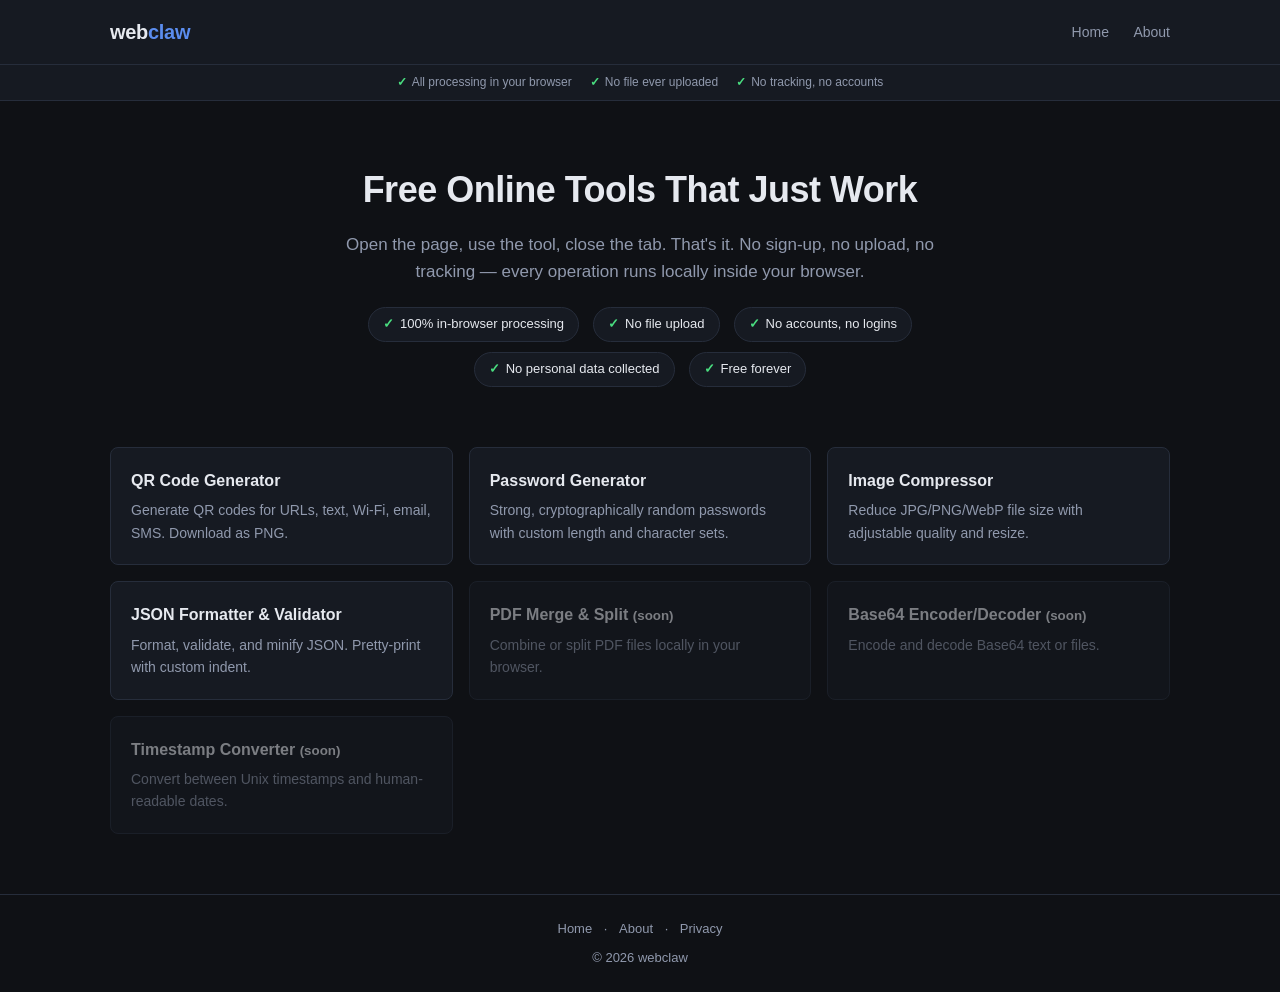
<file: index.html>
<!DOCTYPE html>
<html lang="en">
<head>
<meta charset="UTF-8" />
<meta name="viewport" content="width=device-width, initial-scale=1.0" />
<title>webclaw — Free Online Developer & Productivity Tools</title>
<meta name="description" content="Fast, free, privacy-friendly online tools: JSON formatter, image compressor, PDF tools, Base64 encoder, and more. All processing runs in your browser." />
<meta name="robots" content="index, follow" />
<link rel="canonical" href="https://webclaw.pages.dev/" />

<!-- Open Graph -->
<meta property="og:title" content="webclaw — Free Online Developer Tools" />
<meta property="og:description" content="Fast, free, privacy-friendly online tools. Everything runs in your browser." />
<meta property="og:url" content="https://webclaw.pages.dev/" />
<meta property="og:type" content="website" />

<!-- Twitter -->
<meta name="twitter:card" content="summary" />
<meta name="twitter:title" content="webclaw — Free Online Developer Tools" />
<meta name="twitter:description" content="Fast, free, privacy-friendly online tools. Everything runs in your browser." />

<link rel="stylesheet" href="/assets/styles.css" />

<!-- JSON-LD: WebSite + SearchAction -->
<script type="application/ld+json">
{
  "@context": "https://schema.org",
  "@type": "WebSite",
  "name": "webclaw",
  "url": "https://webclaw.pages.dev/",
  "description": "Free online developer and productivity tools."
}
</script>

<!-- AdSense placeholder: replace ca-pub-XXXXXXXXXXXXXXXX after approval -->
<!--
<script async src="https://pagead2.googlesyndication.com/pagead/js/adsbygoogle.js?client=ca-pub-XXXXXXXXXXXXXXXX" crossorigin="anonymous"></script>
-->
</head>
<body>

<header class="site-header">
  <div class="container">
    <a class="brand" href="/">web<span>claw</span></a>
    <nav class="nav">
      <a href="/">Home</a>
      <a href="/about.html">About</a>
    </nav>
  </div>
</header>

<div class="trust-strip">
  <div class="container">
    <span><span class="check">✓</span> All processing in your browser</span>
    <span><span class="check">✓</span> No file ever uploaded</span>
    <span><span class="check">✓</span> No tracking, no accounts</span>
  </div>
</div>

<main>
  <section class="hero">
    <div class="container">
      <h1>Free Online Tools That Just Work</h1>
      <p>Open the page, use the tool, close the tab. That's it. No sign-up, no upload, no tracking — every operation runs locally inside your browser.</p>
      <div class="trust-features">
        <span class="feat"><span class="check">✓</span> 100% in-browser processing</span>
        <span class="feat"><span class="check">✓</span> No file upload</span>
        <span class="feat"><span class="check">✓</span> No accounts, no logins</span>
        <span class="feat"><span class="check">✓</span> No personal data collected</span>
        <span class="feat"><span class="check">✓</span> Free forever</span>
      </div>
    </div>
  </section>

  <section class="container" id="tools">
    <div class="tool-grid">
      <a class="tool-card" href="/tools/qr-code-generator/">
        <h3>QR Code Generator</h3>
        <p>Generate QR codes for URLs, text, Wi-Fi, email, SMS. Download as PNG.</p>
      </a>
      <a class="tool-card" href="/tools/password-generator/">
        <h3>Password Generator</h3>
        <p>Strong, cryptographically random passwords with custom length and character sets.</p>
      </a>
      <a class="tool-card" href="/tools/image-compressor/">
        <h3>Image Compressor</h3>
        <p>Reduce JPG/PNG/WebP file size with adjustable quality and resize.</p>
      </a>
      <a class="tool-card" href="/tools/json-formatter/">
        <h3>JSON Formatter & Validator</h3>
        <p>Format, validate, and minify JSON. Pretty-print with custom indent.</p>
      </a>
      <div class="tool-card coming">
        <h3>PDF Merge & Split <small>(soon)</small></h3>
        <p>Combine or split PDF files locally in your browser.</p>
      </div>
      <div class="tool-card coming">
        <h3>Base64 Encoder/Decoder <small>(soon)</small></h3>
        <p>Encode and decode Base64 text or files.</p>
      </div>
      <div class="tool-card coming">
        <h3>Timestamp Converter <small>(soon)</small></h3>
        <p>Convert between Unix timestamps and human-readable dates.</p>
      </div>
    </div>
  </section>
</main>

<footer class="site-footer">
  <div class="container">
    <p>
      <a href="/">Home</a> ·
      <a href="/about.html">About</a> ·
      <a href="/privacy.html">Privacy</a>
    </p>
    <p style="margin-top:8px;">&copy; <span id="year"></span> webclaw</p>
  </div>
</footer>

<script>document.getElementById('year').textContent = new Date().getFullYear();</script>

<!-- Cloudflare Web Analytics -->
<script defer src='https://static.cloudflareinsights.com/beacon.min.js' data-cf-beacon='{"token": "8f7eb7845b6441b7bdc99c35920e3251"}'></script>
<!-- End Cloudflare Web Analytics -->
</body>
</html>
</file>
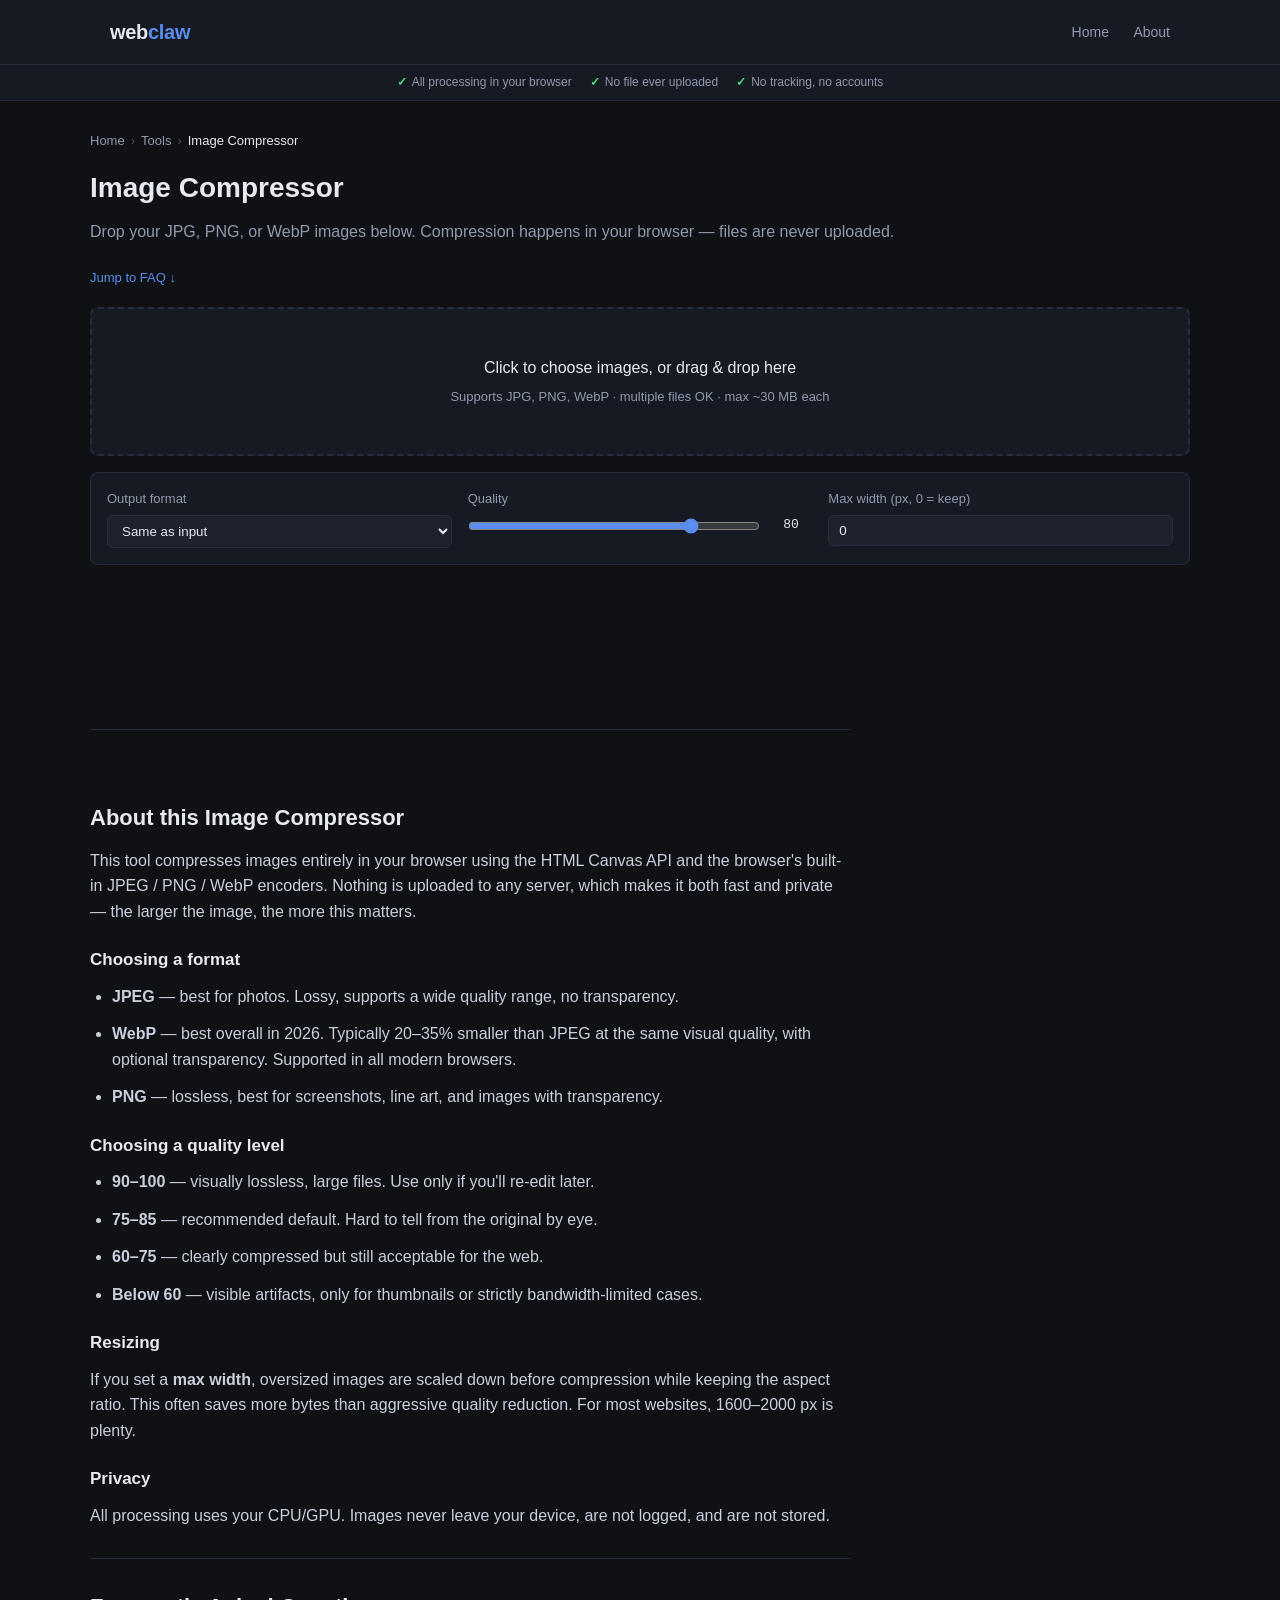
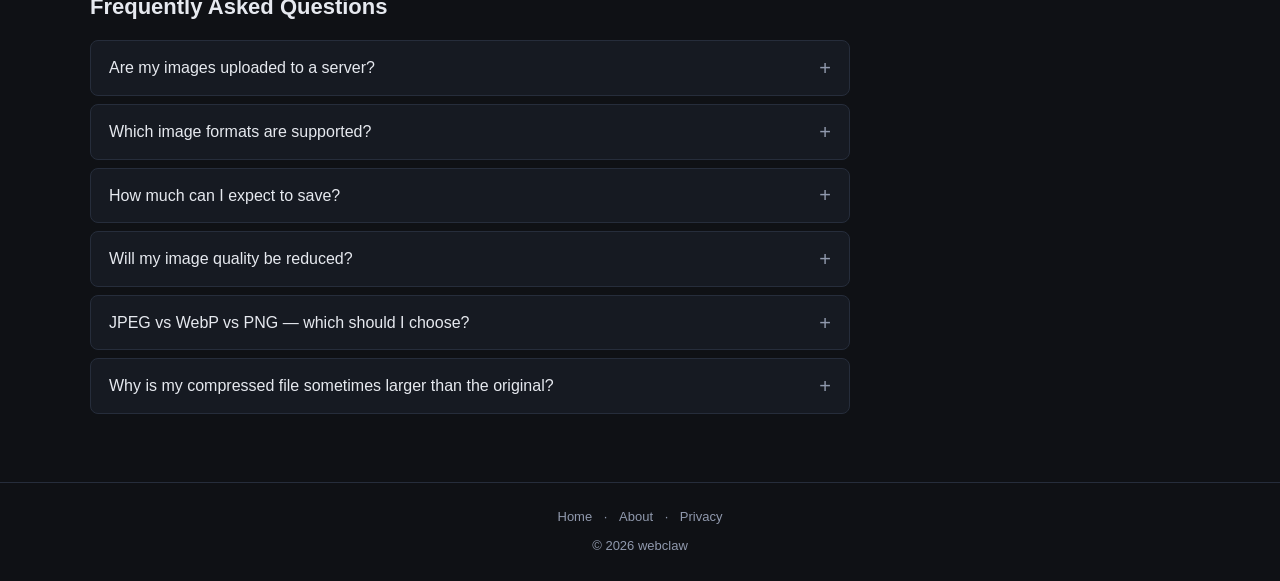
<file: tools/image-compressor/index.html>
<!DOCTYPE html>
<html lang="en">
<head>
<meta charset="UTF-8" />
<meta name="viewport" content="width=device-width, initial-scale=1.0" />
<title>Image Compressor — Free Online JPG/PNG/WebP | webclaw</title>
<meta name="description" content="Compress JPG, PNG, and WebP images in your browser. Reduce file size with adjustable quality, batch processing, and zero upload. 100% private." />
<meta name="keywords" content="image compressor, compress image, jpg compressor, png compressor, webp compressor, reduce image size, online image compression" />
<meta name="robots" content="index, follow" />
<link rel="canonical" href="https://webclaw.pages.dev/tools/image-compressor/" />

<meta property="og:title" content="Image Compressor — Free Online JPG/PNG/WebP" />
<meta property="og:description" content="Compress images in your browser. No upload, no signup, fully private." />
<meta property="og:url" content="https://webclaw.pages.dev/tools/image-compressor/" />
<meta property="og:type" content="website" />

<link rel="stylesheet" href="/assets/styles.css" />

<script type="application/ld+json">
{
  "@context": "https://schema.org",
  "@type": "SoftwareApplication",
  "name": "Image Compressor",
  "applicationCategory": "MultimediaApplication",
  "operatingSystem": "Any",
  "offers": { "@type": "Offer", "price": "0", "priceCurrency": "USD" },
  "description": "Free online image compressor for JPG, PNG, and WebP. Runs entirely in your browser.",
  "url": "https://webclaw.pages.dev/tools/image-compressor/"
}
</script>

<script type="application/ld+json">
{
  "@context": "https://schema.org",
  "@type": "BreadcrumbList",
  "itemListElement": [
    { "@type": "ListItem", "position": 1, "name": "Home", "item": "https://webclaw.pages.dev/" },
    { "@type": "ListItem", "position": 2, "name": "Tools", "item": "https://webclaw.pages.dev/#tools" },
    { "@type": "ListItem", "position": 3, "name": "Image Compressor" }
  ]
}
</script>

<script type="application/ld+json">
{
  "@context": "https://schema.org",
  "@type": "FAQPage",
  "mainEntity": [
    {
      "@type": "Question",
      "name": "Are my images uploaded to a server?",
      "acceptedAnswer": { "@type": "Answer", "text": "No. Compression is done entirely in your browser using the HTML Canvas API. Your image bytes never leave your device, which makes the tool both fast and fully private." }
    },
    {
      "@type": "Question",
      "name": "Which image formats are supported?",
      "acceptedAnswer": { "@type": "Answer", "text": "JPG (JPEG), PNG, and WebP are supported as input. You can output as JPEG, WebP, or PNG, or keep the original format. WebP usually produces the smallest file size for photos." }
    },
    {
      "@type": "Question",
      "name": "How much can I expect to save?",
      "acceptedAnswer": { "@type": "Answer", "text": "Typical savings are 40–80% for photos at quality 75–85, often without visible loss. PNGs of screenshots may shrink less because PNG is already lossless. Converting JPEG to WebP at quality 80 commonly saves an additional 25–35%." }
    },
    {
      "@type": "Question",
      "name": "Will my image quality be reduced?",
      "acceptedAnswer": { "@type": "Answer", "text": "JPEG and WebP are lossy formats and quality below 70 may show visible artifacts. Quality 75–85 is usually indistinguishable from the original. PNG output is lossless and preserves the image exactly, but produces larger files." }
    },
    {
      "@type": "Question",
      "name": "JPEG vs WebP vs PNG — which should I choose?",
      "acceptedAnswer": { "@type": "Answer", "text": "Use WebP for the smallest size and broad browser support in 2026. Use JPEG when you need maximum compatibility with older systems or third-party tools. Use PNG only for screenshots, line art, or images that require transparency." }
    },
    {
      "@type": "Question",
      "name": "Why is my compressed file sometimes larger than the original?",
      "acceptedAnswer": { "@type": "Answer", "text": "If the original is already heavily compressed and you re-encode at high quality, the result can be slightly larger. Try lowering the quality, switching to WebP, or setting a max width to resize the image first." }
    }
  ]
}
</script>

<style>
  .drop-zone {
    border: 2px dashed var(--border);
    border-radius: var(--radius);
    padding: 40px 20px;
    text-align: center;
    background: var(--surface);
    transition: border-color 0.15s, background 0.15s;
    cursor: pointer;
  }
  .drop-zone.drag-over { border-color: var(--accent); background: rgba(91, 141, 239, 0.06); }
  .drop-zone p { color: var(--text-dim); margin: 6px 0; }
  .drop-zone .hint { font-size: 13px; }

  .controls {
    display: grid;
    grid-template-columns: 1fr 1fr 1fr;
    gap: 16px;
    background: var(--surface);
    border: 1px solid var(--border);
    border-radius: var(--radius);
    padding: 16px;
    margin: 16px 0;
  }
  @media (max-width: 700px) { .controls { grid-template-columns: 1fr; } }
  .control label {
    display: block;
    font-size: 13px;
    color: var(--text-dim);
    margin-bottom: 6px;
  }
  .control input[type=range] { width: 100%; accent-color: var(--accent); }
  .control select, .control input[type=number] {
    width: 100%;
    background: var(--surface-2);
    color: var(--text);
    border: 1px solid var(--border);
    border-radius: 6px;
    padding: 7px 10px;
  }
  .quality-row { display: flex; align-items: center; gap: 10px; }
  .quality-num { width: 50px; text-align: center; font-family: monospace; }

  .file-list { margin-top: 16px; }
  .file-item {
    display: grid;
    grid-template-columns: 64px 1fr auto;
    gap: 12px;
    align-items: center;
    background: var(--surface);
    border: 1px solid var(--border);
    border-radius: var(--radius);
    padding: 12px;
    margin-bottom: 8px;
  }
  .file-thumb {
    width: 64px; height: 64px;
    border-radius: 6px;
    object-fit: cover;
    background: var(--surface-2);
  }
  .file-meta { font-size: 13px; color: var(--text-dim); }
  .file-meta .name { color: var(--text); font-weight: 500; word-break: break-all; }
  .saving { color: var(--success); font-weight: 600; }
  .increase { color: var(--error); }

  .global-actions { display: flex; gap: 8px; margin: 8px 0 16px; flex-wrap: wrap; }
</style>
</head>
<body>

<header class="site-header">
  <div class="container">
    <a class="brand" href="/">web<span>claw</span></a>
    <nav class="nav">
      <a href="/">Home</a>
      <a href="/about.html">About</a>
    </nav>
  </div>
</header>

<div class="trust-strip">
  <div class="container">
    <span><span class="check">✓</span> All processing in your browser</span>
    <span><span class="check">✓</span> No file ever uploaded</span>
    <span><span class="check">✓</span> No tracking, no accounts</span>
  </div>
</div>

<main>
  <section class="container tool-page">
    <nav class="breadcrumb" aria-label="Breadcrumb">
      <a href="/">Home</a>
      <span class="sep">›</span>
      <a href="/#tools">Tools</a>
      <span class="sep">›</span>
      <span class="current">Image Compressor</span>
    </nav>
    <h1>Image Compressor</h1>
    <p class="lead">Drop your JPG, PNG, or WebP images below. Compression happens in your browser — files are never uploaded.</p>
    <p class="quick-links">
      <a href="#faq">Jump to FAQ ↓</a>
    </p>

    <div class="drop-zone" id="drop">
      <p style="font-size:16px; color: var(--text);">Click to choose images, or drag & drop here</p>
      <p class="hint">Supports JPG, PNG, WebP · multiple files OK · max ~30 MB each</p>
      <input id="file-input" type="file" accept="image/jpeg,image/png,image/webp" multiple style="display:none" />
    </div>

    <div class="controls">
      <div class="control">
        <label for="format">Output format</label>
        <select id="format">
          <option value="auto" selected>Same as input</option>
          <option value="image/jpeg">JPEG</option>
          <option value="image/webp">WebP (smaller)</option>
          <option value="image/png">PNG (lossless)</option>
        </select>
      </div>
      <div class="control">
        <label>Quality</label>
        <div class="quality-row">
          <input id="quality" type="range" min="10" max="100" value="80" />
          <span class="quality-num" id="quality-num">80</span>
        </div>
      </div>
      <div class="control">
        <label for="max-w">Max width (px, 0 = keep)</label>
        <input id="max-w" type="number" min="0" max="20000" step="100" value="0" />
      </div>
    </div>

    <div class="global-actions" id="global-actions" style="display:none;">
      <button class="btn primary" id="btn-download-all">Download All (ZIP not needed — one by one)</button>
      <button class="btn" id="btn-clear">Clear all</button>
    </div>

    <div class="file-list" id="file-list"></div>

    <div class="ad-slot" id="ad-slot-1"></div>

    <article class="article">
      <h2>About this Image Compressor</h2>
      <p>This tool compresses images entirely in your browser using the HTML Canvas API and the browser's built-in JPEG / PNG / WebP encoders. Nothing is uploaded to any server, which makes it both fast and private — the larger the image, the more this matters.</p>

      <h3>Choosing a format</h3>
      <ul>
        <li><strong>JPEG</strong> — best for photos. Lossy, supports a wide quality range, no transparency.</li>
        <li><strong>WebP</strong> — best overall in 2026. Typically 20–35% smaller than JPEG at the same visual quality, with optional transparency. Supported in all modern browsers.</li>
        <li><strong>PNG</strong> — lossless, best for screenshots, line art, and images with transparency.</li>
      </ul>

      <h3>Choosing a quality level</h3>
      <ul>
        <li><strong>90–100</strong> — visually lossless, large files. Use only if you'll re-edit later.</li>
        <li><strong>75–85</strong> — recommended default. Hard to tell from the original by eye.</li>
        <li><strong>60–75</strong> — clearly compressed but still acceptable for the web.</li>
        <li><strong>Below 60</strong> — visible artifacts, only for thumbnails or strictly bandwidth-limited cases.</li>
      </ul>

      <h3>Resizing</h3>
      <p>If you set a <strong>max width</strong>, oversized images are scaled down before compression while keeping the aspect ratio. This often saves more bytes than aggressive quality reduction. For most websites, 1600–2000 px is plenty.</p>

      <h3>Privacy</h3>
      <p>All processing uses your CPU/GPU. Images never leave your device, are not logged, and are not stored.</p>
    </article>

    <section class="faq" id="faq">
      <h2>Frequently Asked Questions</h2>

      <details>
        <summary>Are my images uploaded to a server?</summary>
        <p>No. Compression is done entirely in your browser using the HTML Canvas API. Your image bytes never leave your device, which makes the tool both fast and fully private.</p>
      </details>

      <details>
        <summary>Which image formats are supported?</summary>
        <p>JPG (JPEG), PNG, and WebP are supported as input. You can output as JPEG, WebP, or PNG, or keep the original format. WebP usually produces the smallest file size for photos.</p>
      </details>

      <details>
        <summary>How much can I expect to save?</summary>
        <p>Typical savings are <strong>40–80%</strong> for photos at quality 75–85, often without visible loss. PNGs of screenshots may shrink less because PNG is already lossless. Converting JPEG to WebP at quality 80 commonly saves an additional 25–35%.</p>
      </details>

      <details>
        <summary>Will my image quality be reduced?</summary>
        <p>JPEG and WebP are lossy formats and quality below 70 may show visible artifacts. Quality <strong>75–85</strong> is usually indistinguishable from the original. PNG output is lossless and preserves the image exactly, but produces larger files.</p>
      </details>

      <details>
        <summary>JPEG vs WebP vs PNG — which should I choose?</summary>
        <p>Use <strong>WebP</strong> for the smallest size and broad browser support in 2026. Use <strong>JPEG</strong> when you need maximum compatibility with older systems or third-party tools. Use <strong>PNG</strong> only for screenshots, line art, or images that require transparency.</p>
      </details>

      <details>
        <summary>Why is my compressed file sometimes larger than the original?</summary>
        <p>If the original is already heavily compressed and you re-encode at high quality, the result can be slightly larger. Try lowering the quality, switching to WebP, or setting a max width to resize the image first.</p>
      </details>
    </section>
  </section>
</main>

<footer class="site-footer">
  <div class="container">
    <p>
      <a href="/">Home</a> ·
      <a href="/about.html">About</a> ·
      <a href="/privacy.html">Privacy</a>
    </p>
    <p style="margin-top:8px;">&copy; <span id="year"></span> webclaw</p>
  </div>
</footer>

<script>
(function () {
  function $(s) { return document.querySelector(s); }
  var dropZone = $('#drop');
  var fileInput = $('#file-input');
  var listEl = $('#file-list');
  var globalActions = $('#global-actions');

  function fmtBytes(b) {
    if (b < 1024) return b + ' B';
    if (b < 1024 * 1024) return (b / 1024).toFixed(1) + ' KB';
    return (b / 1024 / 1024).toFixed(2) + ' MB';
  }

  // ---- drop zone ----
  dropZone.addEventListener('click', function () { fileInput.click(); });
  fileInput.addEventListener('change', function (e) {
    handleFiles(e.target.files);
    fileInput.value = '';
  });
  ['dragenter', 'dragover'].forEach(function (ev) {
    dropZone.addEventListener(ev, function (e) {
      e.preventDefault(); e.stopPropagation();
      dropZone.classList.add('drag-over');
    });
  });
  ['dragleave', 'drop'].forEach(function (ev) {
    dropZone.addEventListener(ev, function (e) {
      e.preventDefault(); e.stopPropagation();
      dropZone.classList.remove('drag-over');
    });
  });
  dropZone.addEventListener('drop', function (e) {
    if (e.dataTransfer && e.dataTransfer.files) handleFiles(e.dataTransfer.files);
  });

  function handleFiles(files) {
    Array.from(files).forEach(function (f) {
      if (!/^image\/(jpeg|png|webp)$/.test(f.type)) return;
      addFile(f);
    });
    if (listEl.children.length) globalActions.style.display = 'flex';
  }

  // ---- compression ----
  function compressImage(file) {
    return new Promise(function (resolve, reject) {
      var url = URL.createObjectURL(file);
      var img = new Image();
      img.onload = function () {
        var w = img.naturalWidth, h = img.naturalHeight;
        var maxW = parseInt($('#max-w').value, 10) || 0;
        if (maxW > 0 && w > maxW) {
          h = Math.round(h * (maxW / w));
          w = maxW;
        }
        var canvas = document.createElement('canvas');
        canvas.width = w; canvas.height = h;
        var ctx = canvas.getContext('2d');
        ctx.drawImage(img, 0, 0, w, h);

        var fmt = $('#format').value;
        var mime = fmt === 'auto' ? file.type : fmt;
        var quality = parseInt($('#quality').value, 10) / 100;

        canvas.toBlob(function (blob) {
          URL.revokeObjectURL(url);
          if (!blob) return reject(new Error('Encode failed'));
          resolve({ blob: blob, mime: mime, w: w, h: h });
        }, mime, mime === 'image/png' ? undefined : quality);
      };
      img.onerror = function () { URL.revokeObjectURL(url); reject(new Error('Could not decode image')); };
      img.src = url;
    });
  }

  function addFile(file) {
    var item = document.createElement('div');
    item.className = 'file-item';
    item.innerHTML =
      '<img class="file-thumb" alt="" />' +
      '<div class="file-meta">' +
        '<div class="name"></div>' +
        '<div class="sizes">Compressing…</div>' +
      '</div>' +
      '<div><button class="btn dl-btn" disabled>Download</button></div>';
    listEl.appendChild(item);

    var thumb = item.querySelector('.file-thumb');
    var nameEl = item.querySelector('.name');
    var sizesEl = item.querySelector('.sizes');
    var dlBtn = item.querySelector('.dl-btn');
    nameEl.textContent = file.name;
    thumb.src = URL.createObjectURL(file);

    compressImage(file).then(function (res) {
      var saved = file.size - res.blob.size;
      var pct = (saved / file.size * 100);
      var savedClass = saved >= 0 ? 'saving' : 'increase';
      var arrow = saved >= 0 ? '↓' : '↑';
      sizesEl.innerHTML =
        fmtBytes(file.size) + ' → ' + fmtBytes(res.blob.size) +
        ' <span class="' + savedClass + '">(' + arrow + ' ' + Math.abs(pct).toFixed(1) + '%)</span>' +
        ' · ' + res.w + '×' + res.h;

      var ext = res.mime.split('/')[1].replace('jpeg', 'jpg');
      var baseName = file.name.replace(/\.[^.]+$/, '');
      var outName = baseName + '-compressed.' + ext;

      dlBtn.disabled = false;
      dlBtn.addEventListener('click', function () {
        var url = URL.createObjectURL(res.blob);
        var a = document.createElement('a');
        a.href = url; a.download = outName;
        document.body.appendChild(a); a.click(); document.body.removeChild(a);
        URL.revokeObjectURL(url);
      });

      // store for download-all
      item._download = function () { dlBtn.click(); };
    }).catch(function (e) {
      sizesEl.textContent = 'Error: ' + e.message;
    });
  }

  $('#btn-download-all').addEventListener('click', function () {
    Array.from(listEl.querySelectorAll('.file-item')).forEach(function (item, i) {
      if (item._download) setTimeout(item._download, i * 200);
    });
  });

  $('#btn-clear').addEventListener('click', function () {
    listEl.innerHTML = '';
    globalActions.style.display = 'none';
  });

  // re-render on quality change for visual feedback only
  var qSlider = $('#quality'), qNum = $('#quality-num');
  qSlider.addEventListener('input', function () { qNum.textContent = qSlider.value; });

  document.getElementById('year').textContent = new Date().getFullYear();
})();
</script>

<!-- Cloudflare Web Analytics -->
<script defer src='https://static.cloudflareinsights.com/beacon.min.js' data-cf-beacon='{"token": "8f7eb7845b6441b7bdc99c35920e3251"}'></script>
<!-- End Cloudflare Web Analytics -->
</body>
</html>
</file>
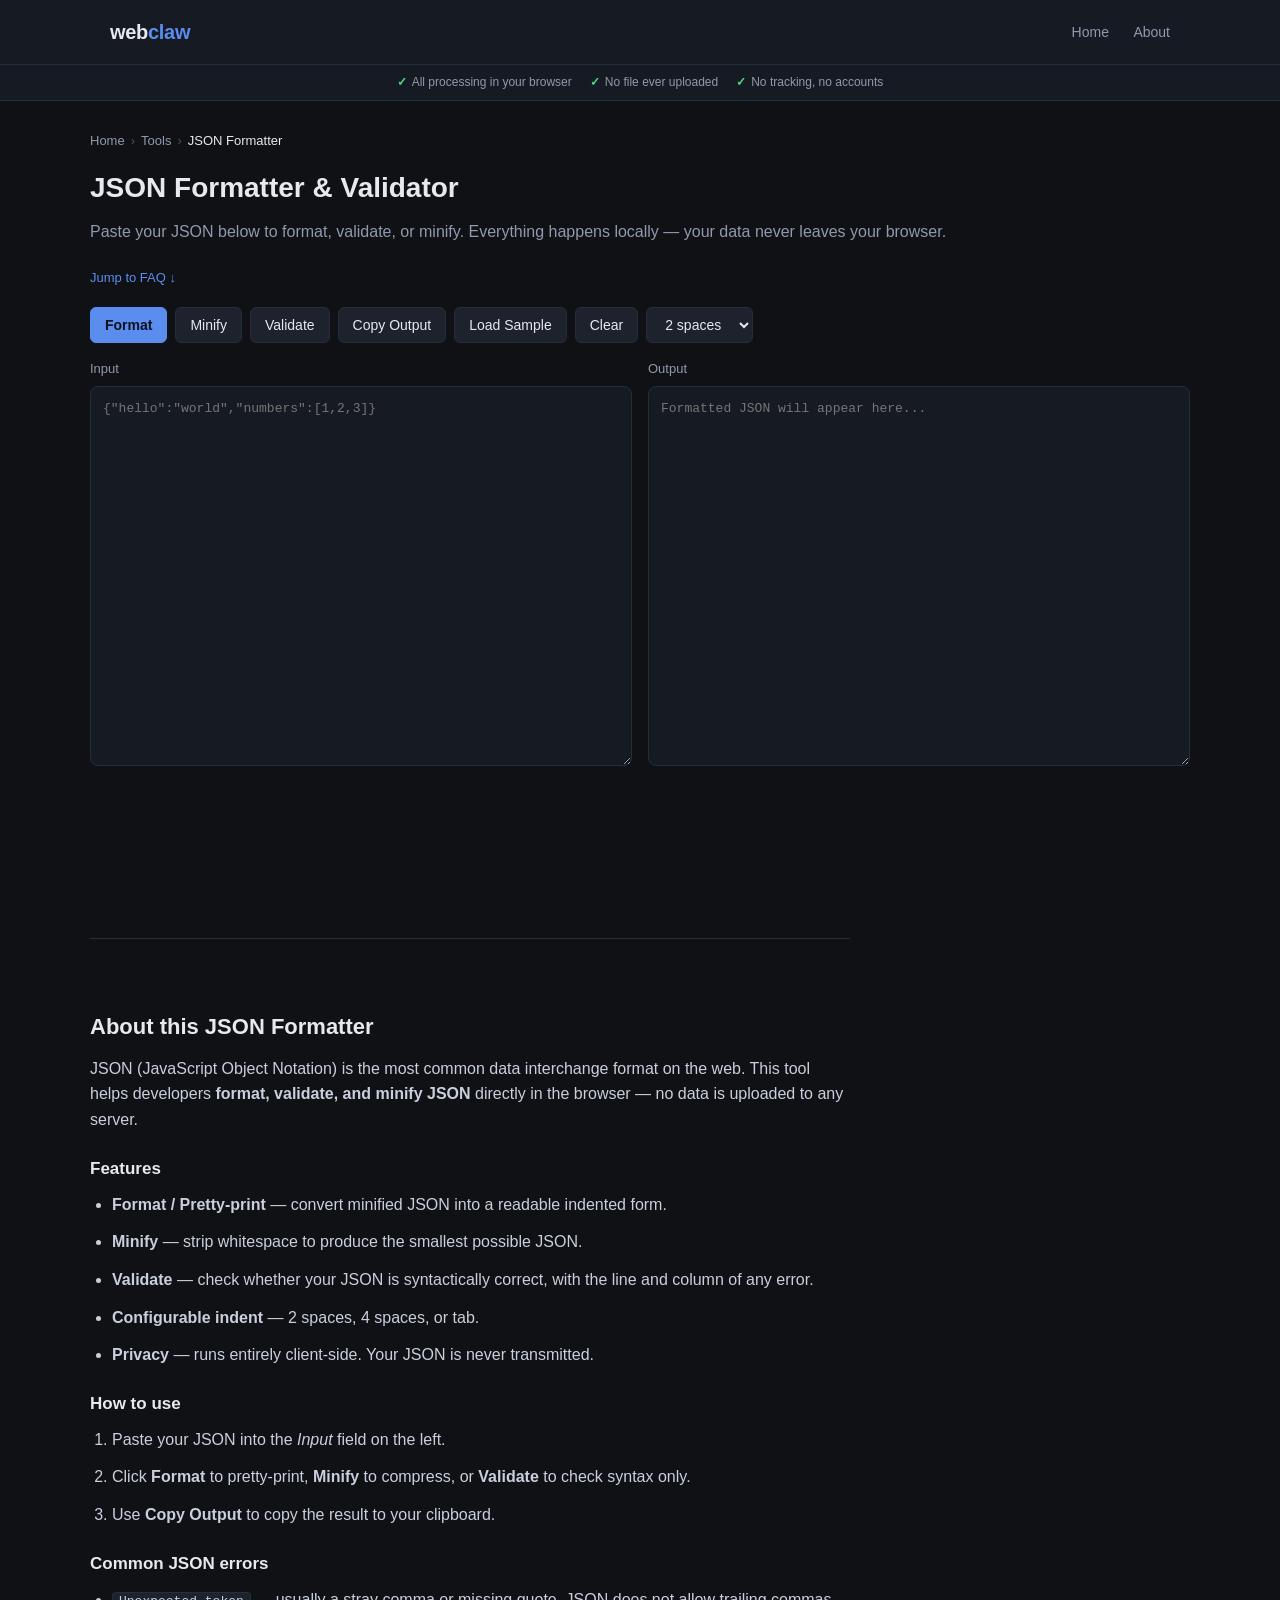
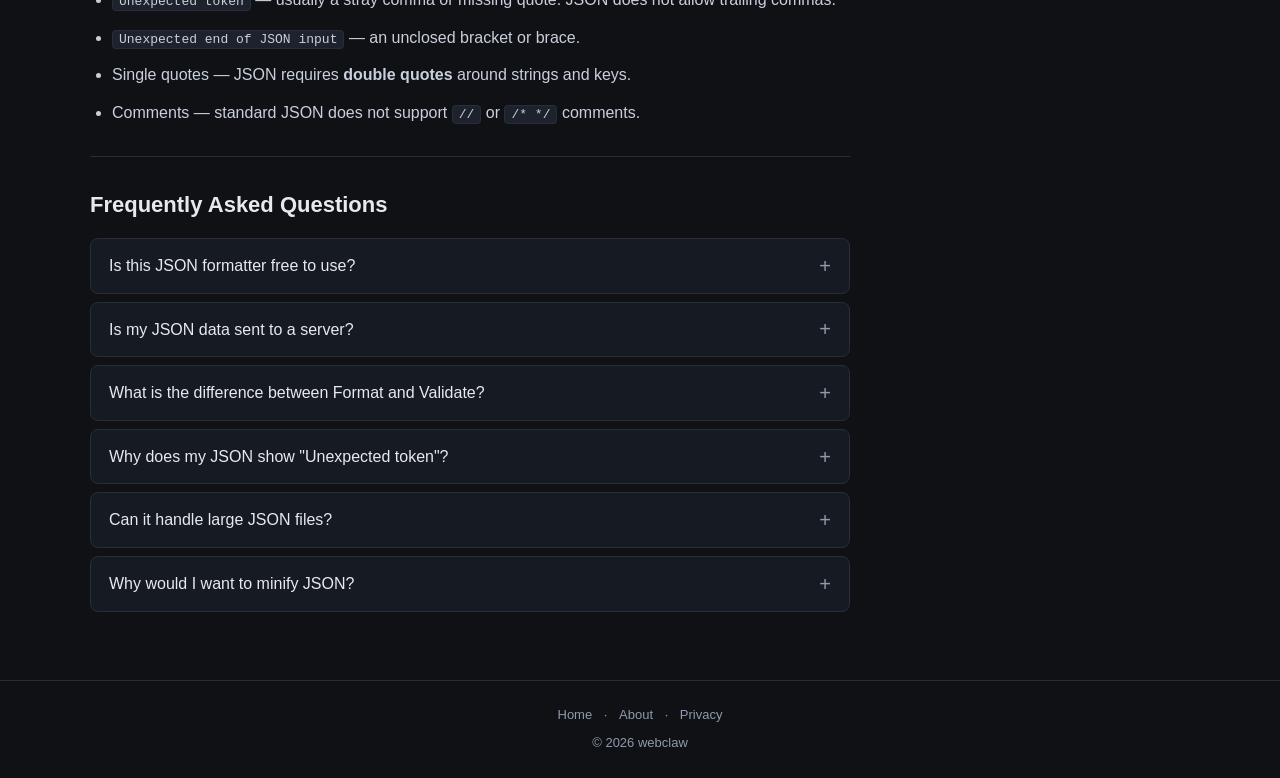
<file: tools/json-formatter/index.html>
<!DOCTYPE html>
<html lang="en">
<head>
<meta charset="UTF-8" />
<meta name="viewport" content="width=device-width, initial-scale=1.0" />
<title>JSON Formatter & Validator — Free Online Tool | webclaw</title>
<meta name="description" content="Free online JSON formatter and validator. Pretty-print, minify, and validate JSON instantly in your browser. No upload, no signup, fully private." />
<meta name="keywords" content="json formatter, json validator, json beautifier, json pretty print, json minify, online json tool" />
<meta name="robots" content="index, follow" />
<link rel="canonical" href="https://webclaw.pages.dev/tools/json-formatter/" />

<!-- Open Graph -->
<meta property="og:title" content="JSON Formatter & Validator — Free Online Tool" />
<meta property="og:description" content="Format, validate, and minify JSON instantly. Runs entirely in your browser." />
<meta property="og:url" content="https://webclaw.pages.dev/tools/json-formatter/" />
<meta property="og:type" content="website" />

<link rel="stylesheet" href="/assets/styles.css" />

<!-- JSON-LD: SoftwareApplication for richer SERP -->
<script type="application/ld+json">
{
  "@context": "https://schema.org",
  "@type": "SoftwareApplication",
  "name": "JSON Formatter & Validator",
  "applicationCategory": "DeveloperApplication",
  "operatingSystem": "Any",
  "offers": { "@type": "Offer", "price": "0", "priceCurrency": "USD" },
  "description": "Free online JSON formatter and validator. Pretty-print, minify, and validate JSON instantly in your browser.",
  "url": "https://webclaw.pages.dev/tools/json-formatter/"
}
</script>

<script type="application/ld+json">
{
  "@context": "https://schema.org",
  "@type": "BreadcrumbList",
  "itemListElement": [
    { "@type": "ListItem", "position": 1, "name": "Home", "item": "https://webclaw.pages.dev/" },
    { "@type": "ListItem", "position": 2, "name": "Tools", "item": "https://webclaw.pages.dev/#tools" },
    { "@type": "ListItem", "position": 3, "name": "JSON Formatter & Validator" }
  ]
}
</script>

<script type="application/ld+json">
{
  "@context": "https://schema.org",
  "@type": "FAQPage",
  "mainEntity": [
    {
      "@type": "Question",
      "name": "Is this JSON formatter free to use?",
      "acceptedAnswer": { "@type": "Answer", "text": "Yes. The tool is completely free, with no sign-up, no rate limits, and no watermarks." }
    },
    {
      "@type": "Question",
      "name": "Is my JSON data sent to a server?",
      "acceptedAnswer": { "@type": "Answer", "text": "No. All formatting, validation, and minification happens entirely in your browser using JavaScript. Your JSON never leaves your device." }
    },
    {
      "@type": "Question",
      "name": "What is the difference between Format and Validate?",
      "acceptedAnswer": { "@type": "Answer", "text": "Format pretty-prints valid JSON with indentation. Validate only checks whether the JSON is syntactically correct without producing output. Use Validate when you only need a yes/no answer." }
    },
    {
      "@type": "Question",
      "name": "Why does my JSON show 'Unexpected token'?",
      "acceptedAnswer": { "@type": "Answer", "text": "This usually means a syntax error: a stray comma, single quotes instead of double quotes, missing brackets, or comments (which standard JSON does not support). The error message includes the position to help you locate it." }
    },
    {
      "@type": "Question",
      "name": "Can it handle large JSON files?",
      "acceptedAnswer": { "@type": "Answer", "text": "Yes. Because everything runs locally, the tool is limited only by your device's memory. Files up to several megabytes typically work without issue. For files larger than 50 MB, browser performance may slow down." }
    },
    {
      "@type": "Question",
      "name": "Why would I want to minify JSON?",
      "acceptedAnswer": { "@type": "Answer", "text": "Minified JSON removes all unnecessary whitespace, reducing file size by 20–50%. This is useful when sending JSON over a network, embedding it in a URL, or storing it where bytes matter." }
    }
  ]
}
</script>

<!-- AdSense placeholder -->
<!--
<script async src="https://pagead2.googlesyndication.com/pagead/js/adsbygoogle.js?client=ca-pub-XXXXXXXXXXXXXXXX" crossorigin="anonymous"></script>
-->
</head>
<body>

<header class="site-header">
  <div class="container">
    <a class="brand" href="/">web<span>claw</span></a>
    <nav class="nav">
      <a href="/">Home</a>
      <a href="/about.html">About</a>
    </nav>
  </div>
</header>

<div class="trust-strip">
  <div class="container">
    <span><span class="check">✓</span> All processing in your browser</span>
    <span><span class="check">✓</span> No file ever uploaded</span>
    <span><span class="check">✓</span> No tracking, no accounts</span>
  </div>
</div>

<main>
  <section class="container tool-page">
    <nav class="breadcrumb" aria-label="Breadcrumb">
      <a href="/">Home</a>
      <span class="sep">›</span>
      <a href="/#tools">Tools</a>
      <span class="sep">›</span>
      <span class="current">JSON Formatter</span>
    </nav>
    <h1>JSON Formatter & Validator</h1>
    <p class="lead">Paste your JSON below to format, validate, or minify. Everything happens locally — your data never leaves your browser.</p>
    <p class="quick-links">
      <a href="#faq">Jump to FAQ ↓</a>
    </p>

    <div class="toolbar">
      <button class="btn primary" id="btn-format">Format</button>
      <button class="btn" id="btn-minify">Minify</button>
      <button class="btn" id="btn-validate">Validate</button>
      <button class="btn" id="btn-copy">Copy Output</button>
      <button class="btn" id="btn-sample">Load Sample</button>
      <button class="btn" id="btn-clear">Clear</button>
      <select class="btn" id="indent" aria-label="Indent size">
        <option value="2">2 spaces</option>
        <option value="4">4 spaces</option>
        <option value="tab">Tab</option>
      </select>
    </div>

    <div class="status" id="status" role="status" aria-live="polite"></div>

    <div class="editor-wrap">
      <div class="editor-pane">
        <label for="input">Input</label>
        <textarea id="input" class="editor" spellcheck="false" placeholder='{"hello":"world","numbers":[1,2,3]}'></textarea>
      </div>
      <div class="editor-pane">
        <label for="output">Output</label>
        <textarea id="output" class="editor" spellcheck="false" readonly placeholder="Formatted JSON will appear here..."></textarea>
      </div>
    </div>

    <!-- Ad slot reserved (only loads after AdSense approval) -->
    <div class="ad-slot" id="ad-slot-1"></div>

    <article class="article">
      <h2>About this JSON Formatter</h2>
      <p>JSON (JavaScript Object Notation) is the most common data interchange format on the web. This tool helps developers <strong>format, validate, and minify JSON</strong> directly in the browser — no data is uploaded to any server.</p>

      <h3>Features</h3>
      <ul>
        <li><strong>Format / Pretty-print</strong> — convert minified JSON into a readable indented form.</li>
        <li><strong>Minify</strong> — strip whitespace to produce the smallest possible JSON.</li>
        <li><strong>Validate</strong> — check whether your JSON is syntactically correct, with the line and column of any error.</li>
        <li><strong>Configurable indent</strong> — 2 spaces, 4 spaces, or tab.</li>
        <li><strong>Privacy</strong> — runs entirely client-side. Your JSON is never transmitted.</li>
      </ul>

      <h3>How to use</h3>
      <ol>
        <li>Paste your JSON into the <em>Input</em> field on the left.</li>
        <li>Click <strong>Format</strong> to pretty-print, <strong>Minify</strong> to compress, or <strong>Validate</strong> to check syntax only.</li>
        <li>Use <strong>Copy Output</strong> to copy the result to your clipboard.</li>
      </ol>

      <h3>Common JSON errors</h3>
      <ul>
        <li><code>Unexpected token</code> — usually a stray comma or missing quote. JSON does not allow trailing commas.</li>
        <li><code>Unexpected end of JSON input</code> — an unclosed bracket or brace.</li>
        <li>Single quotes — JSON requires <strong>double quotes</strong> around strings and keys.</li>
        <li>Comments — standard JSON does not support <code>//</code> or <code>/* */</code> comments.</li>
      </ul>
    </article>

    <section class="faq" id="faq">
      <h2>Frequently Asked Questions</h2>

      <details>
        <summary>Is this JSON formatter free to use?</summary>
        <p>Yes. The tool is completely free, with no sign-up, no rate limits, and no watermarks.</p>
      </details>

      <details>
        <summary>Is my JSON data sent to a server?</summary>
        <p>No. All formatting, validation, and minification happens entirely in your browser using JavaScript. Your JSON never leaves your device.</p>
      </details>

      <details>
        <summary>What is the difference between Format and Validate?</summary>
        <p><strong>Format</strong> pretty-prints valid JSON with indentation. <strong>Validate</strong> only checks whether the JSON is syntactically correct without producing output. Use Validate when you only need a yes/no answer.</p>
      </details>

      <details>
        <summary>Why does my JSON show "Unexpected token"?</summary>
        <p>This usually means a syntax error: a stray comma, single quotes instead of double quotes, missing brackets, or comments (which standard JSON does not support). The error message includes the position to help you locate it.</p>
      </details>

      <details>
        <summary>Can it handle large JSON files?</summary>
        <p>Yes. Because everything runs locally, the tool is limited only by your device's memory. Files up to several megabytes typically work without issue. For files larger than 50&nbsp;MB, browser performance may slow down.</p>
      </details>

      <details>
        <summary>Why would I want to minify JSON?</summary>
        <p>Minified JSON removes all unnecessary whitespace, reducing file size by 20–50%. This is useful when sending JSON over a network, embedding it in a URL, or storing it where bytes matter.</p>
      </details>
    </section>
  </section>
</main>

<footer class="site-footer">
  <div class="container">
    <p>
      <a href="/">Home</a> ·
      <a href="/about.html">About</a> ·
      <a href="/privacy.html">Privacy</a>
    </p>
    <p style="margin-top:8px;">&copy; <span id="year"></span> webclaw</p>
  </div>
</footer>

<script>
(function () {
  var $input = document.getElementById('input');
  var $output = document.getElementById('output');
  var $status = document.getElementById('status');
  var $indent = document.getElementById('indent');

  function showStatus(msg, ok) {
    $status.textContent = msg;
    $status.classList.remove('ok', 'err');
    $status.classList.add(ok ? 'ok' : 'err');
    $status.classList.add('show');
  }
  function clearStatus() {
    $status.className = 'status';
    $status.textContent = '';
  }

  function getIndent() {
    var v = $indent.value;
    if (v === 'tab') return '\t';
    return parseInt(v, 10) || 2;
  }

  // Compute line/column from a SyntaxError "position N" if present
  function locateError(text, err) {
    var msg = String(err && err.message || err);
    var m = msg.match(/position\s+(\d+)/i);
    if (!m) return msg;
    var pos = parseInt(m[1], 10);
    var slice = text.slice(0, pos);
    var line = slice.split('\n').length;
    var col = pos - slice.lastIndexOf('\n');
    return msg + '  (line ' + line + ', column ' + col + ')';
  }

  function parseInput() {
    var text = $input.value;
    if (!text.trim()) {
      throw new Error('Input is empty');
    }
    try {
      return JSON.parse(text);
    } catch (e) {
      var err = new Error(locateError(text, e));
      err.original = e;
      throw err;
    }
  }

  document.getElementById('btn-format').addEventListener('click', function () {
    try {
      var obj = parseInput();
      $output.value = JSON.stringify(obj, null, getIndent());
      $input.classList.remove('is-error');
      showStatus('Valid JSON — formatted.', true);
    } catch (e) {
      $output.value = '';
      $input.classList.add('is-error');
      showStatus(e.message, false);
    }
  });

  document.getElementById('btn-minify').addEventListener('click', function () {
    try {
      var obj = parseInput();
      $output.value = JSON.stringify(obj);
      $input.classList.remove('is-error');
      showStatus('Valid JSON — minified.', true);
    } catch (e) {
      $output.value = '';
      $input.classList.add('is-error');
      showStatus(e.message, false);
    }
  });

  document.getElementById('btn-validate').addEventListener('click', function () {
    try {
      parseInput();
      $input.classList.remove('is-error');
      showStatus('Valid JSON.', true);
    } catch (e) {
      $input.classList.add('is-error');
      showStatus(e.message, false);
    }
  });

  document.getElementById('btn-copy').addEventListener('click', function () {
    if (!$output.value) {
      showStatus('Nothing to copy.', false);
      return;
    }
    navigator.clipboard.writeText($output.value).then(function () {
      showStatus('Copied to clipboard.', true);
    }, function () {
      // fallback
      $output.select();
      document.execCommand('copy');
      showStatus('Copied to clipboard.', true);
    });
  });

  document.getElementById('btn-sample').addEventListener('click', function () {
    $input.value = '{"name":"webclaw","tools":[{"id":"json-formatter","stable":true},{"id":"image-compressor","stable":false}],"count":2,"meta":{"createdAt":"2026-04-26"}}';
    $input.classList.remove('is-error');
    clearStatus();
  });

  document.getElementById('btn-clear').addEventListener('click', function () {
    $input.value = '';
    $output.value = '';
    $input.classList.remove('is-error');
    clearStatus();
  });

  document.getElementById('year').textContent = new Date().getFullYear();
})();
</script>

<!-- Cloudflare Web Analytics -->
<script defer src='https://static.cloudflareinsights.com/beacon.min.js' data-cf-beacon='{"token": "8f7eb7845b6441b7bdc99c35920e3251"}'></script>
<!-- End Cloudflare Web Analytics -->
</body>
</html>
</file>
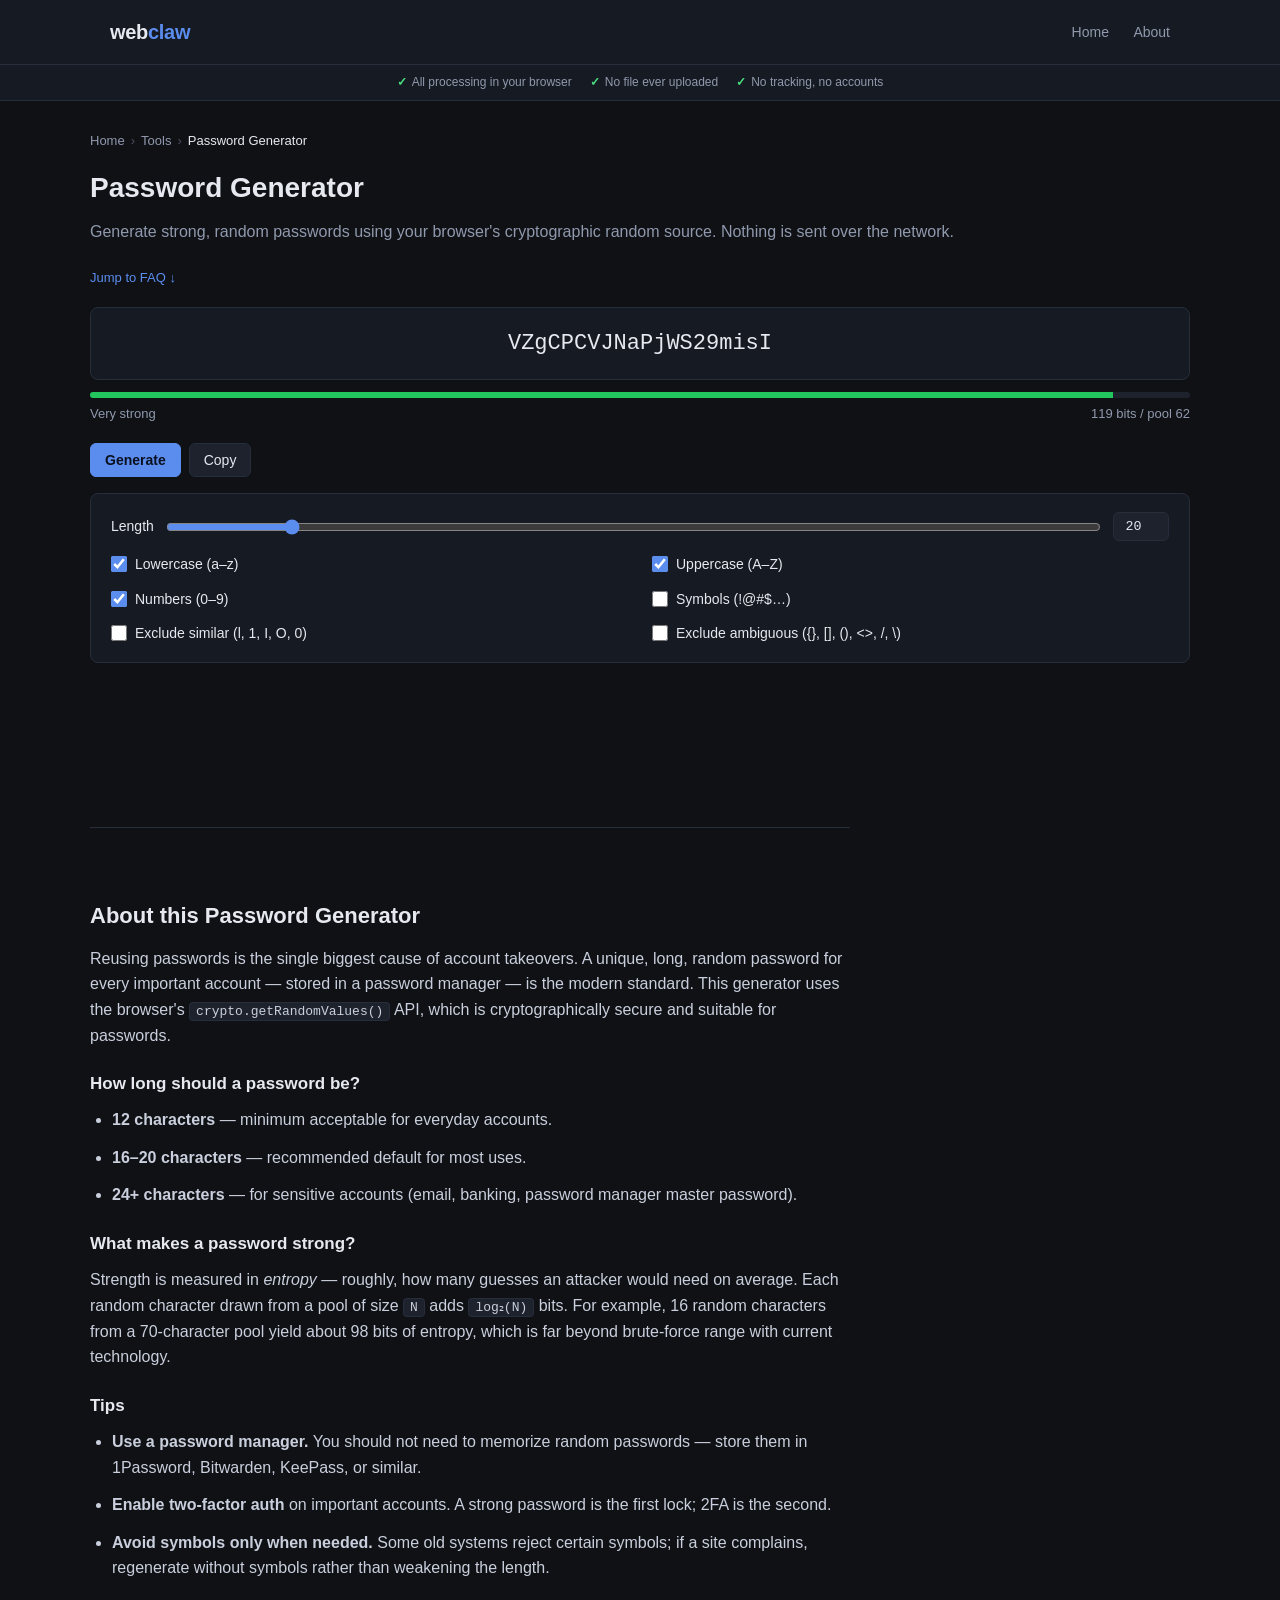
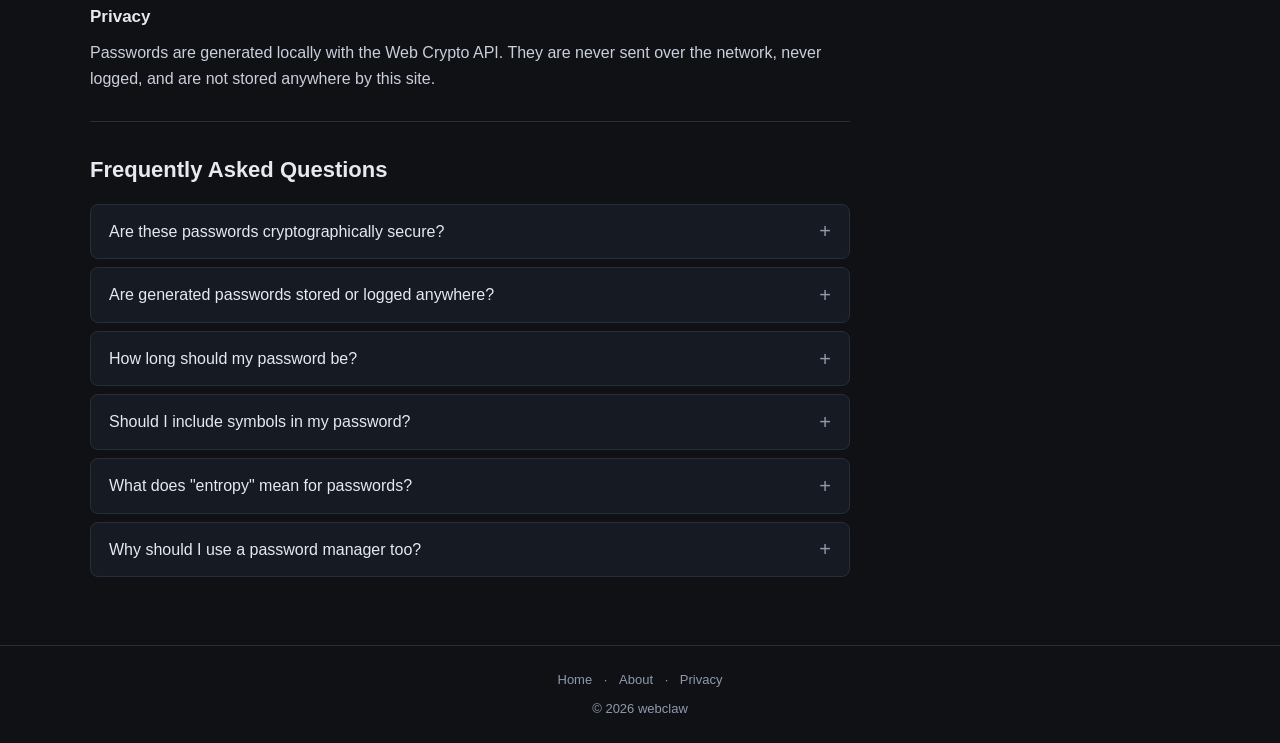
<file: tools/password-generator/index.html>
<!DOCTYPE html>
<html lang="en">
<head>
<meta charset="UTF-8" />
<meta name="viewport" content="width=device-width, initial-scale=1.0" />
<title>Password Generator — Free, Strong & Secure | webclaw</title>
<meta name="description" content="Free online password generator. Create strong, random passwords with custom length, symbols, and numbers. Runs entirely in your browser using crypto-grade randomness." />
<meta name="keywords" content="password generator, strong password, random password, secure password, online password tool" />
<meta name="robots" content="index, follow" />
<link rel="canonical" href="https://webclaw.pages.dev/tools/password-generator/" />

<meta property="og:title" content="Password Generator — Strong & Secure" />
<meta property="og:description" content="Generate strong, random passwords in your browser. Cryptographically secure." />
<meta property="og:url" content="https://webclaw.pages.dev/tools/password-generator/" />
<meta property="og:type" content="website" />

<link rel="stylesheet" href="/assets/styles.css" />

<script type="application/ld+json">
{
  "@context": "https://schema.org",
  "@type": "SoftwareApplication",
  "name": "Password Generator",
  "applicationCategory": "SecurityApplication",
  "operatingSystem": "Any",
  "offers": { "@type": "Offer", "price": "0", "priceCurrency": "USD" },
  "description": "Free online password generator. Create strong, cryptographically random passwords in your browser.",
  "url": "https://webclaw.pages.dev/tools/password-generator/"
}
</script>

<script type="application/ld+json">
{
  "@context": "https://schema.org",
  "@type": "BreadcrumbList",
  "itemListElement": [
    { "@type": "ListItem", "position": 1, "name": "Home", "item": "https://webclaw.pages.dev/" },
    { "@type": "ListItem", "position": 2, "name": "Tools", "item": "https://webclaw.pages.dev/#tools" },
    { "@type": "ListItem", "position": 3, "name": "Password Generator" }
  ]
}
</script>

<script type="application/ld+json">
{
  "@context": "https://schema.org",
  "@type": "FAQPage",
  "mainEntity": [
    {
      "@type": "Question",
      "name": "Are these passwords cryptographically secure?",
      "acceptedAnswer": { "@type": "Answer", "text": "Yes. The generator uses the browser's built-in crypto.getRandomValues() API, which is a cryptographically secure pseudorandom number generator suitable for passwords, tokens, and keys." }
    },
    {
      "@type": "Question",
      "name": "Are generated passwords stored or logged anywhere?",
      "acceptedAnswer": { "@type": "Answer", "text": "No. Passwords are generated locally and exist only in your browser tab. They are not transmitted, logged, saved to history, or shared with any third party." }
    },
    {
      "@type": "Question",
      "name": "How long should my password be?",
      "acceptedAnswer": { "@type": "Answer", "text": "12 characters is the minimum acceptable for everyday accounts. 16 to 20 is recommended for most uses. 24 or more is appropriate for sensitive accounts such as email, banking, and your password manager master password." }
    },
    {
      "@type": "Question",
      "name": "Should I include symbols in my password?",
      "acceptedAnswer": { "@type": "Answer", "text": "Including symbols increases entropy slightly, but length matters more. A 20-character password without symbols is stronger than a 12-character password with symbols. If a website rejects symbols, increase the length instead." }
    },
    {
      "@type": "Question",
      "name": "What does 'entropy' mean for passwords?",
      "acceptedAnswer": { "@type": "Answer", "text": "Entropy measures how unpredictable a password is, in bits. Each random character drawn from a pool of N characters adds log2(N) bits. 80+ bits is strong; 100+ bits is very strong and currently considered uncrackable by brute force." }
    },
    {
      "@type": "Question",
      "name": "Why use a password manager too?",
      "acceptedAnswer": { "@type": "Answer", "text": "Strong passwords are useless if you reuse them. A password manager (Bitwarden, 1Password, KeePass) lets you have a unique strong password per site without memorizing any of them — you only memorize the one master password." }
    }
  ]
}
</script>

<style>
  .pwd-output {
    background: var(--surface);
    border: 1px solid var(--border);
    border-radius: var(--radius);
    padding: 18px 20px;
    font-family: "SF Mono", Menlo, Consolas, monospace;
    font-size: 22px;
    color: var(--text);
    word-break: break-all;
    min-height: 60px;
    display: flex;
    align-items: center;
    justify-content: center;
    text-align: center;
    margin-bottom: 12px;
  }
  .strength-bar {
    height: 6px;
    background: var(--surface-2);
    border-radius: 3px;
    overflow: hidden;
    margin-bottom: 16px;
  }
  .strength-fill {
    height: 100%;
    width: 0%;
    transition: width 0.2s, background 0.2s;
  }
  .strength-label {
    font-size: 13px;
    color: var(--text-dim);
    display: flex;
    justify-content: space-between;
    margin-top: -10px;
    margin-bottom: 18px;
  }
  .options-grid {
    display: grid;
    grid-template-columns: 1fr 1fr;
    gap: 12px 24px;
    background: var(--surface);
    border: 1px solid var(--border);
    border-radius: var(--radius);
    padding: 18px 20px;
  }
  @media (max-width: 600px) { .options-grid { grid-template-columns: 1fr; } }
  .opt-row { display: flex; align-items: center; gap: 8px; font-size: 14px; }
  .opt-row input[type=checkbox] { width: 16px; height: 16px; accent-color: var(--accent); }
  .length-row { grid-column: 1 / -1; display: flex; align-items: center; gap: 12px; }
  .length-row input[type=range] { flex: 1; accent-color: var(--accent); }
  .length-row .num {
    width: 56px;
    text-align: center;
    background: var(--surface-2);
    color: var(--text);
    border: 1px solid var(--border);
    border-radius: 6px;
    padding: 6px;
    font-family: monospace;
  }
</style>
</head>
<body>

<header class="site-header">
  <div class="container">
    <a class="brand" href="/">web<span>claw</span></a>
    <nav class="nav">
      <a href="/">Home</a>
      <a href="/about.html">About</a>
    </nav>
  </div>
</header>

<div class="trust-strip">
  <div class="container">
    <span><span class="check">✓</span> All processing in your browser</span>
    <span><span class="check">✓</span> No file ever uploaded</span>
    <span><span class="check">✓</span> No tracking, no accounts</span>
  </div>
</div>

<main>
  <section class="container tool-page">
    <nav class="breadcrumb" aria-label="Breadcrumb">
      <a href="/">Home</a>
      <span class="sep">›</span>
      <a href="/#tools">Tools</a>
      <span class="sep">›</span>
      <span class="current">Password Generator</span>
    </nav>
    <h1>Password Generator</h1>
    <p class="lead">Generate strong, random passwords using your browser's cryptographic random source. Nothing is sent over the network.</p>
    <p class="quick-links">
      <a href="#faq">Jump to FAQ ↓</a>
    </p>

    <div class="pwd-output" id="output" aria-live="polite">click Generate</div>

    <div class="strength-bar"><div class="strength-fill" id="strength-fill"></div></div>
    <div class="strength-label">
      <span id="strength-text">—</span>
      <span id="entropy-text"></span>
    </div>

    <div class="toolbar">
      <button class="btn primary" id="btn-generate">Generate</button>
      <button class="btn" id="btn-copy">Copy</button>
    </div>

    <div class="status" id="status" role="status" aria-live="polite"></div>

    <div class="options-grid">
      <div class="length-row">
        <label for="length" style="font-size:14px;">Length</label>
        <input id="length" type="range" min="4" max="128" value="20" />
        <input id="length-num" class="num" type="number" min="4" max="128" value="20" />
      </div>
      <label class="opt-row"><input type="checkbox" id="opt-lower" checked /> Lowercase (a–z)</label>
      <label class="opt-row"><input type="checkbox" id="opt-upper" checked /> Uppercase (A–Z)</label>
      <label class="opt-row"><input type="checkbox" id="opt-digits" checked /> Numbers (0–9)</label>
      <label class="opt-row"><input type="checkbox" id="opt-symbols" /> Symbols (!@#$…)</label>
      <label class="opt-row"><input type="checkbox" id="opt-no-similar" /> Exclude similar (l, 1, I, O, 0)</label>
      <label class="opt-row"><input type="checkbox" id="opt-no-ambiguous" /> Exclude ambiguous ({}, [], (), &lt;&gt;, /, \)</label>
    </div>

    <div class="ad-slot" id="ad-slot-1"></div>

    <article class="article">
      <h2>About this Password Generator</h2>
      <p>Reusing passwords is the single biggest cause of account takeovers. A unique, long, random password for every important account — stored in a password manager — is the modern standard. This generator uses the browser's <code>crypto.getRandomValues()</code> API, which is cryptographically secure and suitable for passwords.</p>

      <h3>How long should a password be?</h3>
      <ul>
        <li><strong>12 characters</strong> — minimum acceptable for everyday accounts.</li>
        <li><strong>16–20 characters</strong> — recommended default for most uses.</li>
        <li><strong>24+ characters</strong> — for sensitive accounts (email, banking, password manager master password).</li>
      </ul>

      <h3>What makes a password strong?</h3>
      <p>Strength is measured in <em>entropy</em> — roughly, how many guesses an attacker would need on average. Each random character drawn from a pool of size <code>N</code> adds <code>log₂(N)</code> bits. For example, 16 random characters from a 70-character pool yield about 98 bits of entropy, which is far beyond brute-force range with current technology.</p>

      <h3>Tips</h3>
      <ul>
        <li><strong>Use a password manager.</strong> You should not need to memorize random passwords — store them in 1Password, Bitwarden, KeePass, or similar.</li>
        <li><strong>Enable two-factor auth</strong> on important accounts. A strong password is the first lock; 2FA is the second.</li>
        <li><strong>Avoid symbols only when needed.</strong> Some old systems reject certain symbols; if a site complains, regenerate without symbols rather than weakening the length.</li>
      </ul>

      <h3>Privacy</h3>
      <p>Passwords are generated locally with the Web Crypto API. They are never sent over the network, never logged, and are not stored anywhere by this site.</p>
    </article>

    <section class="faq" id="faq">
      <h2>Frequently Asked Questions</h2>

      <details>
        <summary>Are these passwords cryptographically secure?</summary>
        <p>Yes. The generator uses the browser's built-in <code>crypto.getRandomValues()</code> API, which is a cryptographically secure pseudorandom number generator suitable for passwords, tokens, and keys.</p>
      </details>

      <details>
        <summary>Are generated passwords stored or logged anywhere?</summary>
        <p>No. Passwords are generated locally and exist only in your browser tab. They are not transmitted, logged, saved to history, or shared with any third party.</p>
      </details>

      <details>
        <summary>How long should my password be?</summary>
        <p><strong>12 characters</strong> is the minimum acceptable for everyday accounts. <strong>16 to 20</strong> is recommended for most uses. <strong>24 or more</strong> is appropriate for sensitive accounts such as email, banking, and your password manager master password.</p>
      </details>

      <details>
        <summary>Should I include symbols in my password?</summary>
        <p>Including symbols increases entropy slightly, but <em>length matters more</em>. A 20-character password without symbols is stronger than a 12-character password with symbols. If a website rejects symbols, increase the length instead.</p>
      </details>

      <details>
        <summary>What does "entropy" mean for passwords?</summary>
        <p>Entropy measures how unpredictable a password is, in bits. Each random character drawn from a pool of <code>N</code> characters adds <code>log₂(N)</code> bits. 80+ bits is strong; 100+ bits is very strong and currently considered uncrackable by brute force.</p>
      </details>

      <details>
        <summary>Why should I use a password manager too?</summary>
        <p>Strong passwords are useless if you reuse them. A password manager (Bitwarden, 1Password, KeePass) lets you have a unique strong password per site without memorizing any of them — you only memorize the one master password.</p>
      </details>
    </section>
  </section>
</main>

<footer class="site-footer">
  <div class="container">
    <p>
      <a href="/">Home</a> ·
      <a href="/about.html">About</a> ·
      <a href="/privacy.html">Privacy</a>
    </p>
    <p style="margin-top:8px;">&copy; <span id="year"></span> webclaw</p>
  </div>
</footer>

<script>
(function () {
  var LOWER = 'abcdefghijklmnopqrstuvwxyz';
  var UPPER = 'ABCDEFGHIJKLMNOPQRSTUVWXYZ';
  var DIGITS = '0123456789';
  var SYMBOLS = "!@#$%^&*-_=+?";
  var SIMILAR = /[lI1O0]/g;
  var AMBIGUOUS = /[{}\[\]()<>\/\\'"`~,;:]/g;

  function $(s) { return document.querySelector(s); }

  function buildAlphabet() {
    var a = '';
    if ($('#opt-lower').checked) a += LOWER;
    if ($('#opt-upper').checked) a += UPPER;
    if ($('#opt-digits').checked) a += DIGITS;
    if ($('#opt-symbols').checked) a += SYMBOLS;
    if ($('#opt-no-similar').checked) a = a.replace(SIMILAR, '');
    if ($('#opt-no-ambiguous').checked) a = a.replace(AMBIGUOUS, '');
    // dedupe
    var seen = {}, out = '';
    for (var i = 0; i < a.length; i++) {
      if (!seen[a[i]]) { seen[a[i]] = 1; out += a[i]; }
    }
    return out;
  }

  function generate() {
    var len = parseInt($('#length').value, 10) || 20;
    if (len < 4) len = 4;
    if (len > 128) len = 128;

    var alpha = buildAlphabet();
    if (!alpha) {
      $('#output').textContent = 'Select at least one character set';
      updateStrength(0, 0);
      return;
    }

    // unbiased rejection sampling
    var max = Math.floor(256 / alpha.length) * alpha.length;
    var buf = new Uint8Array(len * 2);
    var out = '';
    while (out.length < len) {
      crypto.getRandomValues(buf);
      for (var i = 0; i < buf.length && out.length < len; i++) {
        if (buf[i] < max) out += alpha.charAt(buf[i] % alpha.length);
      }
    }
    $('#output').textContent = out;

    // entropy bits
    var bits = len * Math.log2(alpha.length);
    updateStrength(bits, alpha.length);
  }

  function updateStrength(bits, poolSize) {
    var fill = $('#strength-fill');
    var txt = $('#strength-text');
    var ent = $('#entropy-text');

    var pct = Math.min(100, (bits / 128) * 100);
    fill.style.width = pct + '%';

    var label, color;
    if (bits < 28) { label = 'Very weak'; color = '#ef4444'; }
    else if (bits < 50) { label = 'Weak'; color = '#f59e0b'; }
    else if (bits < 80) { label = 'Reasonable'; color = '#eab308'; }
    else if (bits < 110) { label = 'Strong'; color = '#84cc16'; }
    else { label = 'Very strong'; color = '#22c55e'; }
    fill.style.background = color;
    txt.textContent = label;
    ent.textContent = bits ? Math.round(bits) + ' bits / pool ' + poolSize : '';
  }

  // length slider <-> number sync
  var lenSlider = $('#length'), lenNum = $('#length-num');
  lenSlider.addEventListener('input', function () { lenNum.value = lenSlider.value; generate(); });
  lenNum.addEventListener('input', function () {
    var v = parseInt(lenNum.value, 10) || 4;
    if (v < 4) v = 4; if (v > 128) v = 128;
    lenSlider.value = v;
    generate();
  });

  ['opt-lower', 'opt-upper', 'opt-digits', 'opt-symbols', 'opt-no-similar', 'opt-no-ambiguous'].forEach(function (id) {
    document.getElementById(id).addEventListener('change', generate);
  });

  $('#btn-generate').addEventListener('click', generate);

  $('#btn-copy').addEventListener('click', function () {
    var text = $('#output').textContent;
    if (!text || text.indexOf('Select at least') === 0 || text === 'click Generate') {
      var s = $('#status');
      s.textContent = 'Nothing to copy.';
      s.className = 'status err show';
      return;
    }
    navigator.clipboard.writeText(text).then(function () {
      var s = $('#status');
      s.textContent = 'Copied to clipboard.';
      s.className = 'status ok show';
      setTimeout(function () { s.classList.remove('show'); }, 1500);
    });
  });

  document.getElementById('year').textContent = new Date().getFullYear();

  // initial password
  generate();
})();
</script>

<!-- Cloudflare Web Analytics -->
<script defer src='https://static.cloudflareinsights.com/beacon.min.js' data-cf-beacon='{"token": "8f7eb7845b6441b7bdc99c35920e3251"}'></script>
<!-- End Cloudflare Web Analytics -->
</body>
</html>
</file>
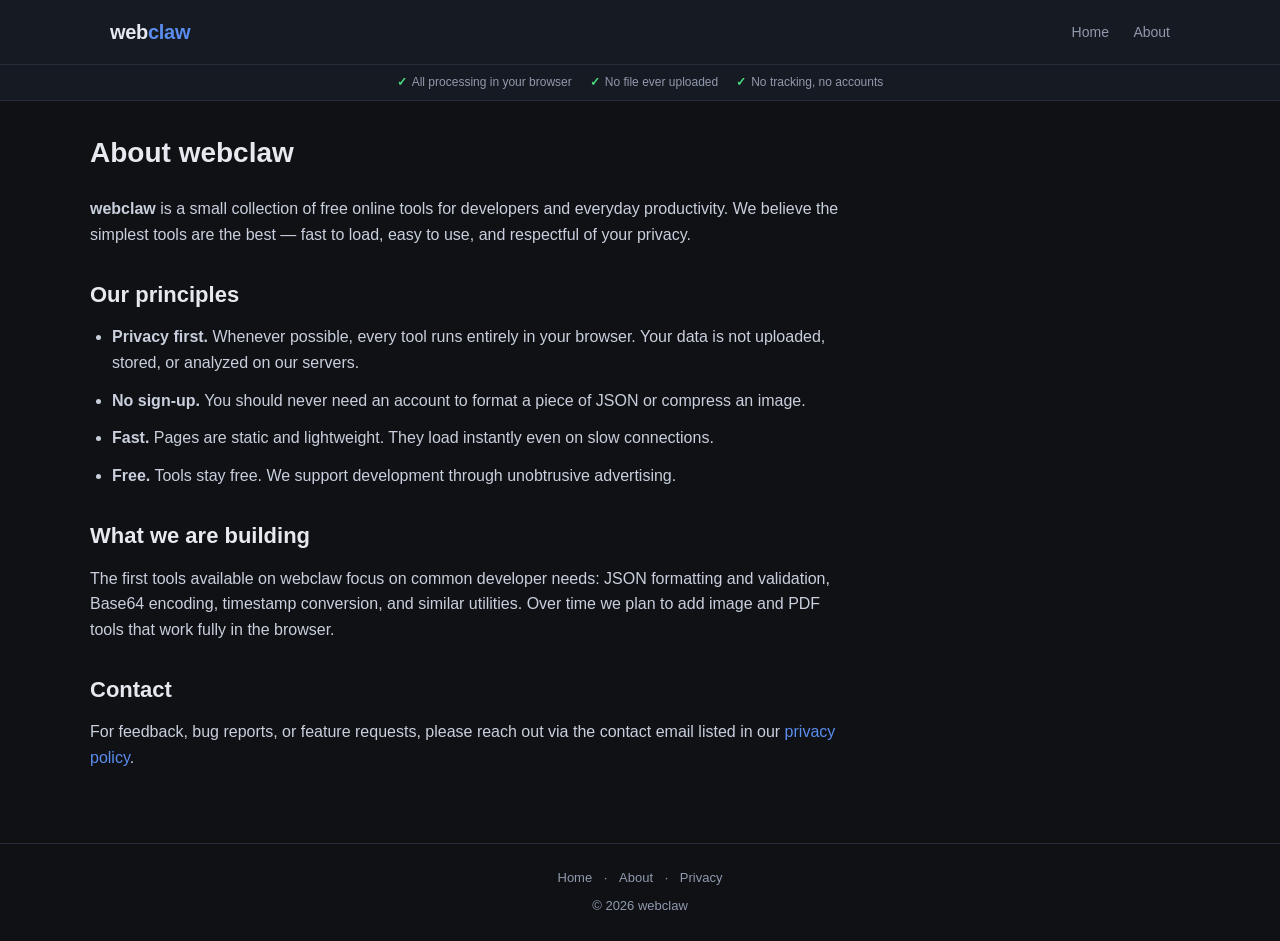
<file: about.html>
<!DOCTYPE html>
<html lang="en">
<head>
<meta charset="UTF-8" />
<meta name="viewport" content="width=device-width, initial-scale=1.0" />
<title>About — webclaw</title>
<meta name="description" content="webclaw provides free, fast, browser-based developer and productivity tools. Learn what we build and why." />
<meta name="robots" content="index, follow" />
<link rel="canonical" href="https://webclaw.pages.dev/about.html" />
<link rel="stylesheet" href="/assets/styles.css" />
</head>
<body>

<header class="site-header">
  <div class="container">
    <a class="brand" href="/">web<span>claw</span></a>
    <nav class="nav">
      <a href="/">Home</a>
      <a href="/about.html">About</a>
    </nav>
  </div>
</header>

<div class="trust-strip">
  <div class="container">
    <span><span class="check">✓</span> All processing in your browser</span>
    <span><span class="check">✓</span> No file ever uploaded</span>
    <span><span class="check">✓</span> No tracking, no accounts</span>
  </div>
</div>

<main>
  <section class="container tool-page">
    <h1>About webclaw</h1>

    <article class="article" style="margin-top:20px; padding-top:0; border-top:none;">
      <p><strong>webclaw</strong> is a small collection of free online tools for developers and everyday productivity. We believe the simplest tools are the best — fast to load, easy to use, and respectful of your privacy.</p>

      <h2>Our principles</h2>
      <ul>
        <li><strong>Privacy first.</strong> Whenever possible, every tool runs entirely in your browser. Your data is not uploaded, stored, or analyzed on our servers.</li>
        <li><strong>No sign-up.</strong> You should never need an account to format a piece of JSON or compress an image.</li>
        <li><strong>Fast.</strong> Pages are static and lightweight. They load instantly even on slow connections.</li>
        <li><strong>Free.</strong> Tools stay free. We support development through unobtrusive advertising.</li>
      </ul>

      <h2>What we are building</h2>
      <p>The first tools available on webclaw focus on common developer needs: JSON formatting and validation, Base64 encoding, timestamp conversion, and similar utilities. Over time we plan to add image and PDF tools that work fully in the browser.</p>

      <h2>Contact</h2>
      <p>For feedback, bug reports, or feature requests, please reach out via the contact email listed in our <a href="/privacy.html">privacy policy</a>.</p>
    </article>
  </section>
</main>

<footer class="site-footer">
  <div class="container">
    <p>
      <a href="/">Home</a> ·
      <a href="/about.html">About</a> ·
      <a href="/privacy.html">Privacy</a>
    </p>
    <p style="margin-top:8px;">&copy; <span id="year"></span> webclaw</p>
  </div>
</footer>
<script>document.getElementById('year').textContent = new Date().getFullYear();</script>

<!-- Cloudflare Web Analytics -->
<script defer src='https://static.cloudflareinsights.com/beacon.min.js' data-cf-beacon='{"token": "8f7eb7845b6441b7bdc99c35920e3251"}'></script>
<!-- End Cloudflare Web Analytics -->
</body>
</html>
</file>
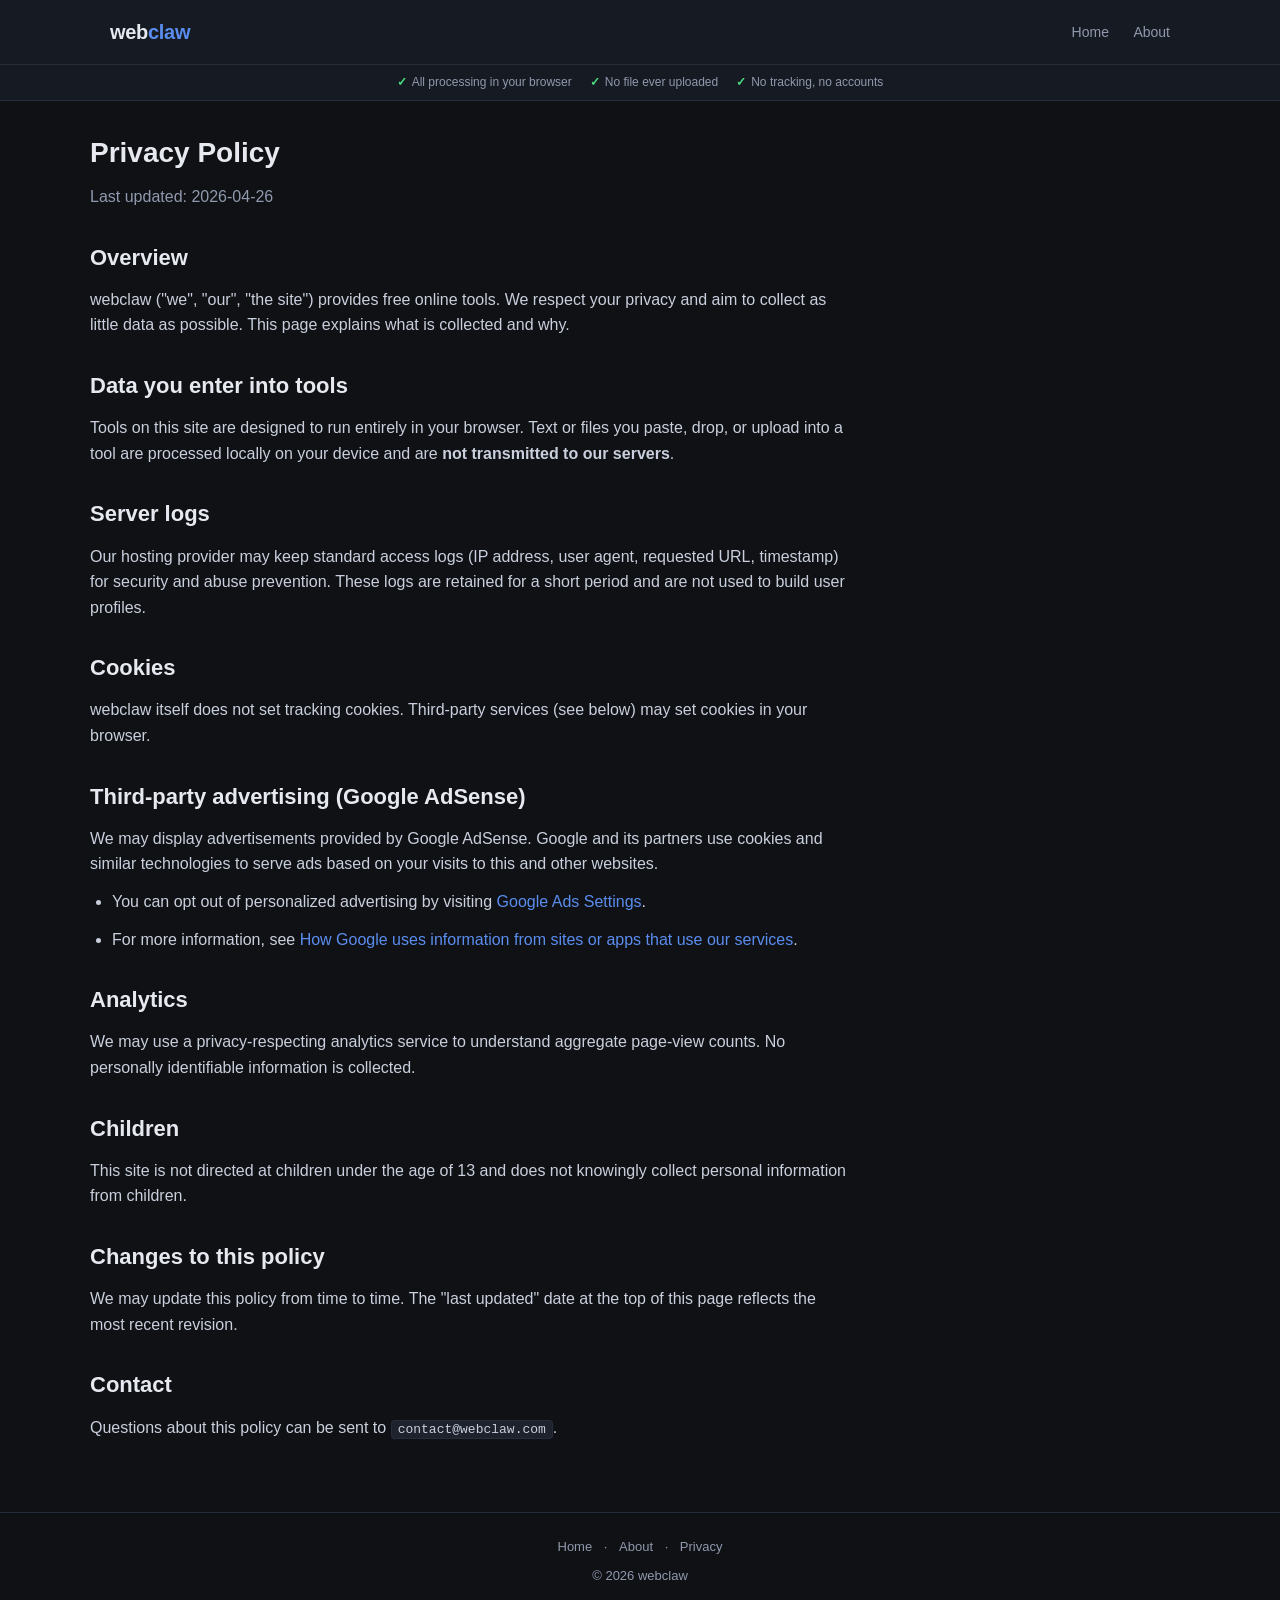
<file: privacy.html>
<!DOCTYPE html>
<html lang="en">
<head>
<meta charset="UTF-8" />
<meta name="viewport" content="width=device-width, initial-scale=1.0" />
<title>Privacy Policy — webclaw</title>
<meta name="description" content="webclaw privacy policy: how we handle data, cookies, and third-party advertising." />
<meta name="robots" content="index, follow" />
<link rel="canonical" href="https://webclaw.pages.dev/privacy.html" />
<link rel="stylesheet" href="/assets/styles.css" />
</head>
<body>

<header class="site-header">
  <div class="container">
    <a class="brand" href="/">web<span>claw</span></a>
    <nav class="nav">
      <a href="/">Home</a>
      <a href="/about.html">About</a>
    </nav>
  </div>
</header>

<div class="trust-strip">
  <div class="container">
    <span><span class="check">✓</span> All processing in your browser</span>
    <span><span class="check">✓</span> No file ever uploaded</span>
    <span><span class="check">✓</span> No tracking, no accounts</span>
  </div>
</div>

<main>
  <section class="container tool-page">
    <h1>Privacy Policy</h1>
    <p class="lead">Last updated: 2026-04-26</p>

    <article class="article" style="margin-top:10px; padding-top:0; border-top:none;">
      <h2>Overview</h2>
      <p>webclaw ("we", "our", "the site") provides free online tools. We respect your privacy and aim to collect as little data as possible. This page explains what is collected and why.</p>

      <h2>Data you enter into tools</h2>
      <p>Tools on this site are designed to run entirely in your browser. Text or files you paste, drop, or upload into a tool are processed locally on your device and are <strong>not transmitted to our servers</strong>.</p>

      <h2>Server logs</h2>
      <p>Our hosting provider may keep standard access logs (IP address, user agent, requested URL, timestamp) for security and abuse prevention. These logs are retained for a short period and are not used to build user profiles.</p>

      <h2>Cookies</h2>
      <p>webclaw itself does not set tracking cookies. Third-party services (see below) may set cookies in your browser.</p>

      <h2>Third-party advertising (Google AdSense)</h2>
      <p>We may display advertisements provided by Google AdSense. Google and its partners use cookies and similar technologies to serve ads based on your visits to this and other websites.</p>
      <ul>
        <li>You can opt out of personalized advertising by visiting <a href="https://www.google.com/settings/ads" rel="nofollow noopener" target="_blank">Google Ads Settings</a>.</li>
        <li>For more information, see <a href="https://policies.google.com/technologies/ads" rel="nofollow noopener" target="_blank">How Google uses information from sites or apps that use our services</a>.</li>
      </ul>

      <h2>Analytics</h2>
      <p>We may use a privacy-respecting analytics service to understand aggregate page-view counts. No personally identifiable information is collected.</p>

      <h2>Children</h2>
      <p>This site is not directed at children under the age of 13 and does not knowingly collect personal information from children.</p>

      <h2>Changes to this policy</h2>
      <p>We may update this policy from time to time. The "last updated" date at the top of this page reflects the most recent revision.</p>

      <h2>Contact</h2>
      <p>Questions about this policy can be sent to <code>contact@webclaw.com</code>.</p>
    </article>
  </section>
</main>

<footer class="site-footer">
  <div class="container">
    <p>
      <a href="/">Home</a> ·
      <a href="/about.html">About</a> ·
      <a href="/privacy.html">Privacy</a>
    </p>
    <p style="margin-top:8px;">&copy; <span id="year"></span> webclaw</p>
  </div>
</footer>
<script>document.getElementById('year').textContent = new Date().getFullYear();</script>

<!-- Cloudflare Web Analytics -->
<script defer src='https://static.cloudflareinsights.com/beacon.min.js' data-cf-beacon='{"token": "8f7eb7845b6441b7bdc99c35920e3251"}'></script>
<!-- End Cloudflare Web Analytics -->
</body>
</html>
</file>
<file: assets/styles.css>
/* webclaw - shared styles */
:root {
  --bg: #0f1115;
  --surface: #161a22;
  --surface-2: #1d222d;
  --border: #262d3b;
  --text: #e6e9ef;
  --text-dim: #9099ad;
  --accent: #5b8def;
  --accent-hover: #7aa3ff;
  --success: #4ade80;
  --error: #f87171;
  --radius: 8px;
}

* { box-sizing: border-box; margin: 0; padding: 0; }

html { scroll-behavior: smooth; }

body {
  font-family: -apple-system, BlinkMacSystemFont, "Segoe UI", Roboto, "Helvetica Neue", Arial, sans-serif;
  background: var(--bg);
  color: var(--text);
  line-height: 1.6;
  -webkit-font-smoothing: antialiased;
}

a { color: var(--accent); text-decoration: none; }
a:hover { color: var(--accent-hover); }

.container {
  max-width: 1100px;
  margin: 0 auto;
  padding: 0 20px;
}

/* header */
.site-header {
  border-bottom: 1px solid var(--border);
  padding: 16px 0;
  background: var(--surface);
  position: sticky;
  top: 0;
  z-index: 10;
}
.site-header .container {
  display: flex;
  align-items: center;
  justify-content: space-between;
}
.brand {
  font-size: 20px;
  font-weight: 700;
  color: var(--text);
  letter-spacing: -0.3px;
}
.brand span { color: var(--accent); }
.nav a {
  color: var(--text-dim);
  margin-left: 20px;
  font-size: 14px;
}
.nav a:hover { color: var(--text); }

/* hero */
.hero {
  padding: 60px 0 40px;
  text-align: center;
}
.hero h1 {
  font-size: 36px;
  font-weight: 700;
  letter-spacing: -0.5px;
  margin-bottom: 12px;
}
.hero p {
  color: var(--text-dim);
  font-size: 17px;
  max-width: 600px;
  margin: 0 auto;
}
.hero .trust-features {
  margin-top: 22px;
  display: flex;
  flex-wrap: wrap;
  justify-content: center;
  gap: 10px 14px;
  max-width: 720px;
  margin-left: auto;
  margin-right: auto;
}
.hero .trust-features .feat {
  background: var(--surface);
  border: 1px solid var(--border);
  border-radius: 999px;
  padding: 6px 14px;
  font-size: 13px;
  color: var(--text);
  display: inline-flex;
  align-items: center;
  gap: 6px;
}
.hero .trust-features .feat .check {
  color: var(--success);
  font-weight: 700;
}

/* trust strip — shown on every page below the header */
.trust-strip {
  background: var(--surface);
  border-bottom: 1px solid var(--border);
  font-size: 12px;
  color: var(--text-dim);
}
.trust-strip .container {
  display: flex;
  flex-wrap: wrap;
  justify-content: center;
  gap: 6px 18px;
  padding: 8px 20px;
}
.trust-strip span {
  display: inline-flex;
  align-items: center;
  gap: 5px;
  white-space: nowrap;
}
.trust-strip .check {
  color: var(--success);
  font-weight: 700;
}

/* tool grid */
.tool-grid {
  display: grid;
  grid-template-columns: repeat(auto-fill, minmax(260px, 1fr));
  gap: 16px;
  padding: 20px 0 60px;
}
.tool-card {
  background: var(--surface);
  border: 1px solid var(--border);
  border-radius: var(--radius);
  padding: 20px;
  transition: border-color 0.15s, transform 0.15s;
  display: block;
}
.tool-card:hover {
  border-color: var(--accent);
  transform: translateY(-2px);
}
.tool-card h3 {
  font-size: 16px;
  margin-bottom: 6px;
  color: var(--text);
}
.tool-card p {
  font-size: 14px;
  color: var(--text-dim);
}
.tool-card.coming {
  opacity: 0.5;
  cursor: not-allowed;
}

/* breadcrumb */
.breadcrumb {
  font-size: 13px;
  color: var(--text-dim);
  margin-bottom: 14px;
  display: flex;
  flex-wrap: wrap;
  align-items: center;
  gap: 6px;
}
.breadcrumb a {
  color: var(--text-dim);
}
.breadcrumb a:hover { color: var(--text); }
.breadcrumb .sep { color: #4a5260; }
.breadcrumb .current { color: var(--text); }

/* in-page jump links (e.g. Jump to FAQ) */
.quick-links {
  margin-top: 6px;
  margin-bottom: 18px;
  font-size: 13px;
  display: flex;
  flex-wrap: wrap;
  gap: 14px;
}
.quick-links a {
  display: inline-flex;
  align-items: center;
  gap: 4px;
  color: var(--accent);
}
.quick-links a:hover { color: var(--accent-hover); text-decoration: underline; }

/* tool page */
.tool-page {
  padding: 30px 0 60px;
}
.tool-page h1 {
  font-size: 28px;
  margin-bottom: 8px;
}
.tool-page > p.lead {
  color: var(--text-dim);
  margin-bottom: 24px;
}

.editor-wrap {
  display: grid;
  grid-template-columns: 1fr 1fr;
  gap: 16px;
  margin-bottom: 16px;
}
@media (max-width: 768px) {
  .editor-wrap { grid-template-columns: 1fr; }
}
.editor-pane label {
  display: block;
  font-size: 13px;
  color: var(--text-dim);
  margin-bottom: 6px;
}
textarea.editor {
  width: 100%;
  min-height: 380px;
  font-family: "SF Mono", Menlo, Consolas, monospace;
  font-size: 13px;
  line-height: 1.55;
  background: var(--surface);
  color: var(--text);
  border: 1px solid var(--border);
  border-radius: var(--radius);
  padding: 12px;
  resize: vertical;
  outline: none;
}
textarea.editor:focus { border-color: var(--accent); }
textarea.editor.is-error { border-color: var(--error); }

.toolbar {
  display: flex;
  gap: 8px;
  flex-wrap: wrap;
  margin-bottom: 16px;
}
.btn {
  background: var(--surface-2);
  color: var(--text);
  border: 1px solid var(--border);
  border-radius: 6px;
  padding: 8px 14px;
  font-size: 14px;
  cursor: pointer;
  transition: background 0.15s, border-color 0.15s;
}
.btn:hover { background: var(--border); }
.btn.primary {
  background: var(--accent);
  border-color: var(--accent);
  color: #0b1020;
  font-weight: 600;
}
.btn.primary:hover { background: var(--accent-hover); border-color: var(--accent-hover); }

.status {
  font-size: 13px;
  padding: 8px 12px;
  border-radius: 6px;
  margin-bottom: 16px;
  display: none;
}
.status.show { display: block; }
.status.ok { background: rgba(74, 222, 128, 0.1); color: var(--success); border: 1px solid rgba(74, 222, 128, 0.3); }
.status.err { background: rgba(248, 113, 113, 0.1); color: var(--error); border: 1px solid rgba(248, 113, 113, 0.3); }

/* article (SEO content) */
.article {
  margin-top: 50px;
  padding-top: 40px;
  border-top: 1px solid var(--border);
  max-width: 760px;
}
.article h2 { font-size: 22px; margin: 30px 0 12px; }
.article h3 { font-size: 17px; margin: 22px 0 10px; }
.article p, .article li { color: #c9cfdc; margin-bottom: 12px; }
.article ul, .article ol { padding-left: 22px; margin-bottom: 14px; }
.article code {
  background: var(--surface-2);
  border: 1px solid var(--border);
  padding: 1px 6px;
  border-radius: 4px;
  font-family: "SF Mono", Menlo, Consolas, monospace;
  font-size: 13px;
}
.article pre {
  background: var(--surface);
  border: 1px solid var(--border);
  border-radius: var(--radius);
  padding: 14px;
  overflow-x: auto;
  margin: 12px 0;
}
.article pre code { background: none; border: none; padding: 0; }

/* faq */
.faq {
  margin-top: 30px;
  padding-top: 30px;
  border-top: 1px solid var(--border);
  max-width: 760px;
}
.faq h2 {
  font-size: 22px;
  margin-bottom: 16px;
}
.faq details {
  background: var(--surface);
  border: 1px solid var(--border);
  border-radius: var(--radius);
  padding: 0;
  margin-bottom: 8px;
  overflow: hidden;
}
.faq details[open] { border-color: var(--accent); }
.faq summary {
  cursor: pointer;
  padding: 14px 18px;
  font-weight: 500;
  color: var(--text);
  list-style: none;
  position: relative;
  padding-right: 40px;
  user-select: none;
}
.faq summary::-webkit-details-marker { display: none; }
.faq summary::after {
  content: '+';
  position: absolute;
  right: 18px;
  top: 50%;
  transform: translateY(-50%);
  font-size: 20px;
  color: var(--text-dim);
  transition: transform 0.15s;
}
.faq details[open] summary::after { content: '−'; color: var(--accent); }
.faq summary:hover { background: var(--surface-2); }
.faq details > p,
.faq details > div {
  padding: 0 18px 16px;
  color: #c9cfdc;
  font-size: 14px;
  line-height: 1.65;
}

/* 404 */
.not-found {
  text-align: center;
  padding: 80px 20px 40px;
}
.not-found .code {
  font-size: 88px;
  font-weight: 700;
  color: var(--accent);
  line-height: 1;
  letter-spacing: -2px;
  margin-bottom: 12px;
}
.not-found h1 {
  font-size: 26px;
  margin-bottom: 10px;
}
.not-found p {
  color: var(--text-dim);
  max-width: 520px;
  margin: 0 auto 24px;
}

/* footer */
.site-footer {
  border-top: 1px solid var(--border);
  padding: 24px 0;
  color: var(--text-dim);
  font-size: 13px;
  text-align: center;
}
.site-footer a { color: var(--text-dim); margin: 0 8px; }
.site-footer a:hover { color: var(--text); }

/* ad slot placeholder (so layout reserves space before AdSense loads) */
.ad-slot {
  margin: 24px 0;
  min-height: 90px;
  background: transparent;
  display: flex;
  align-items: center;
  justify-content: center;
}
</file>
